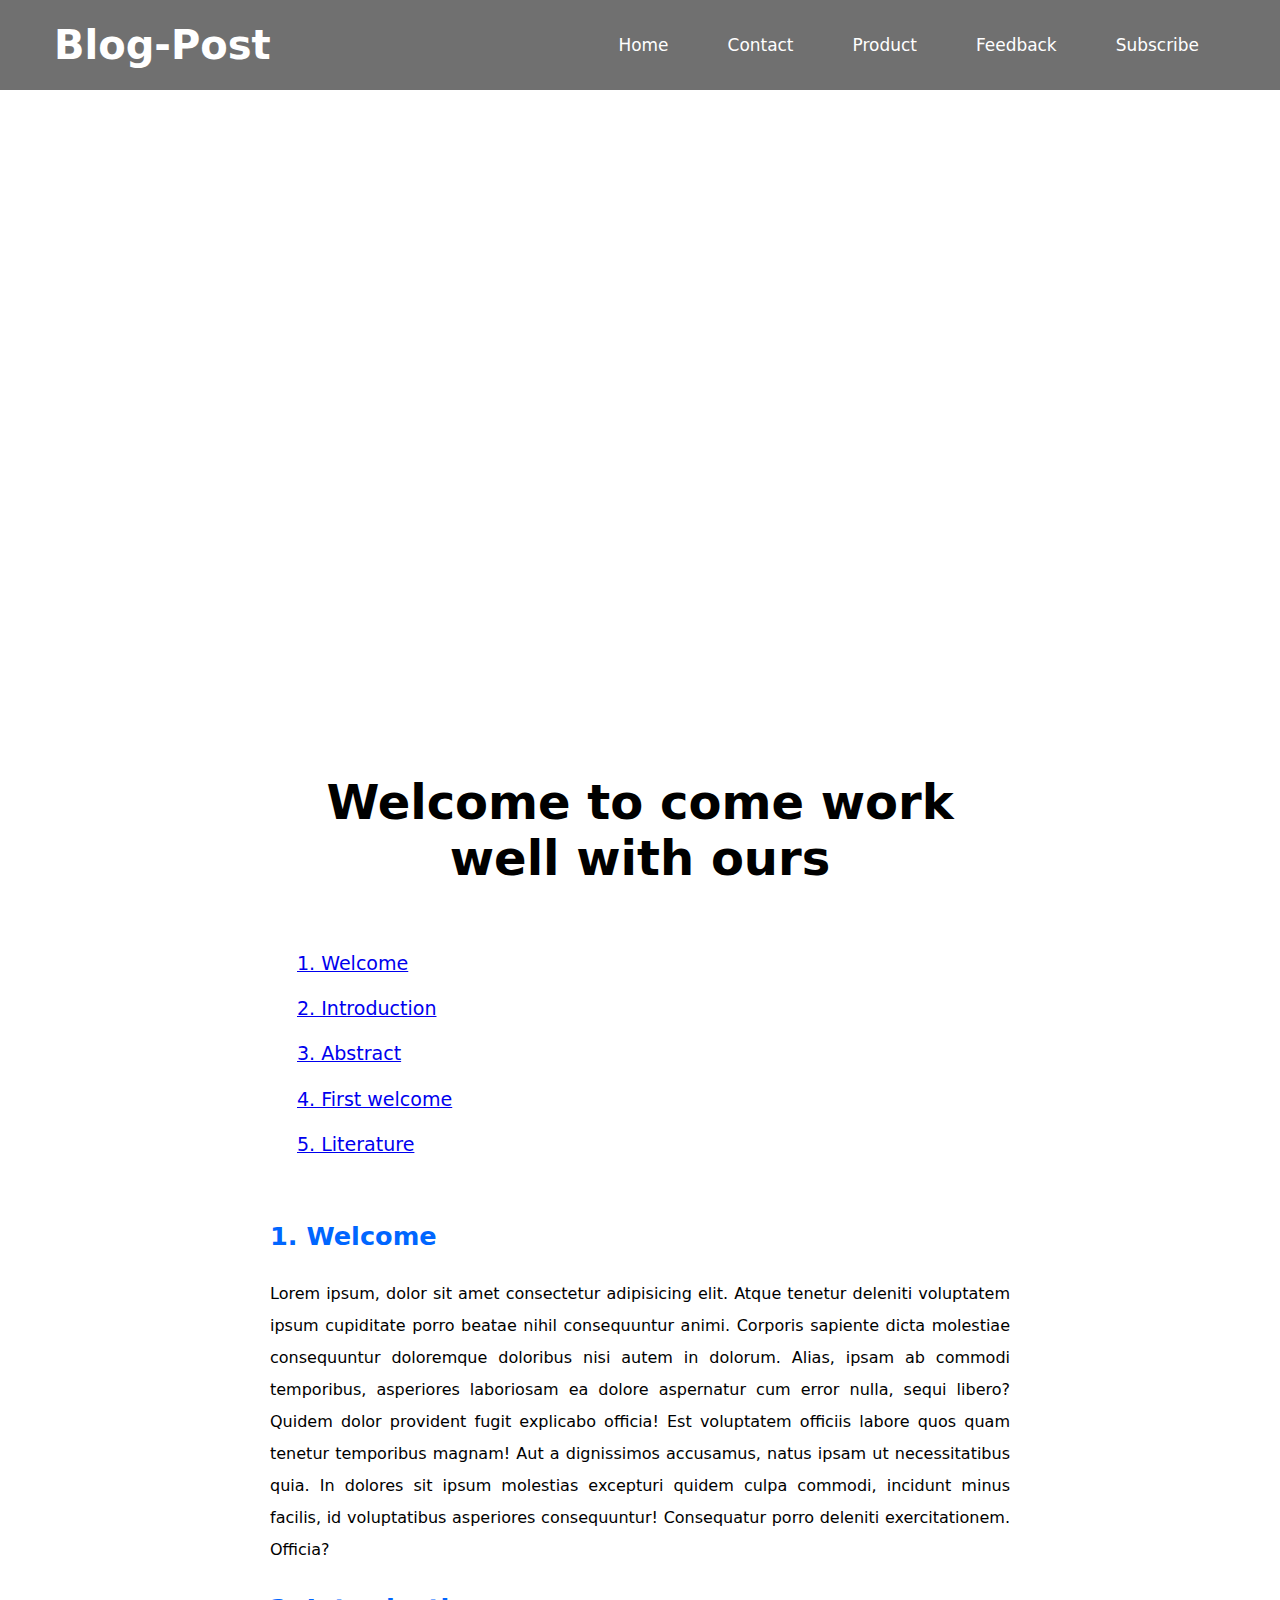
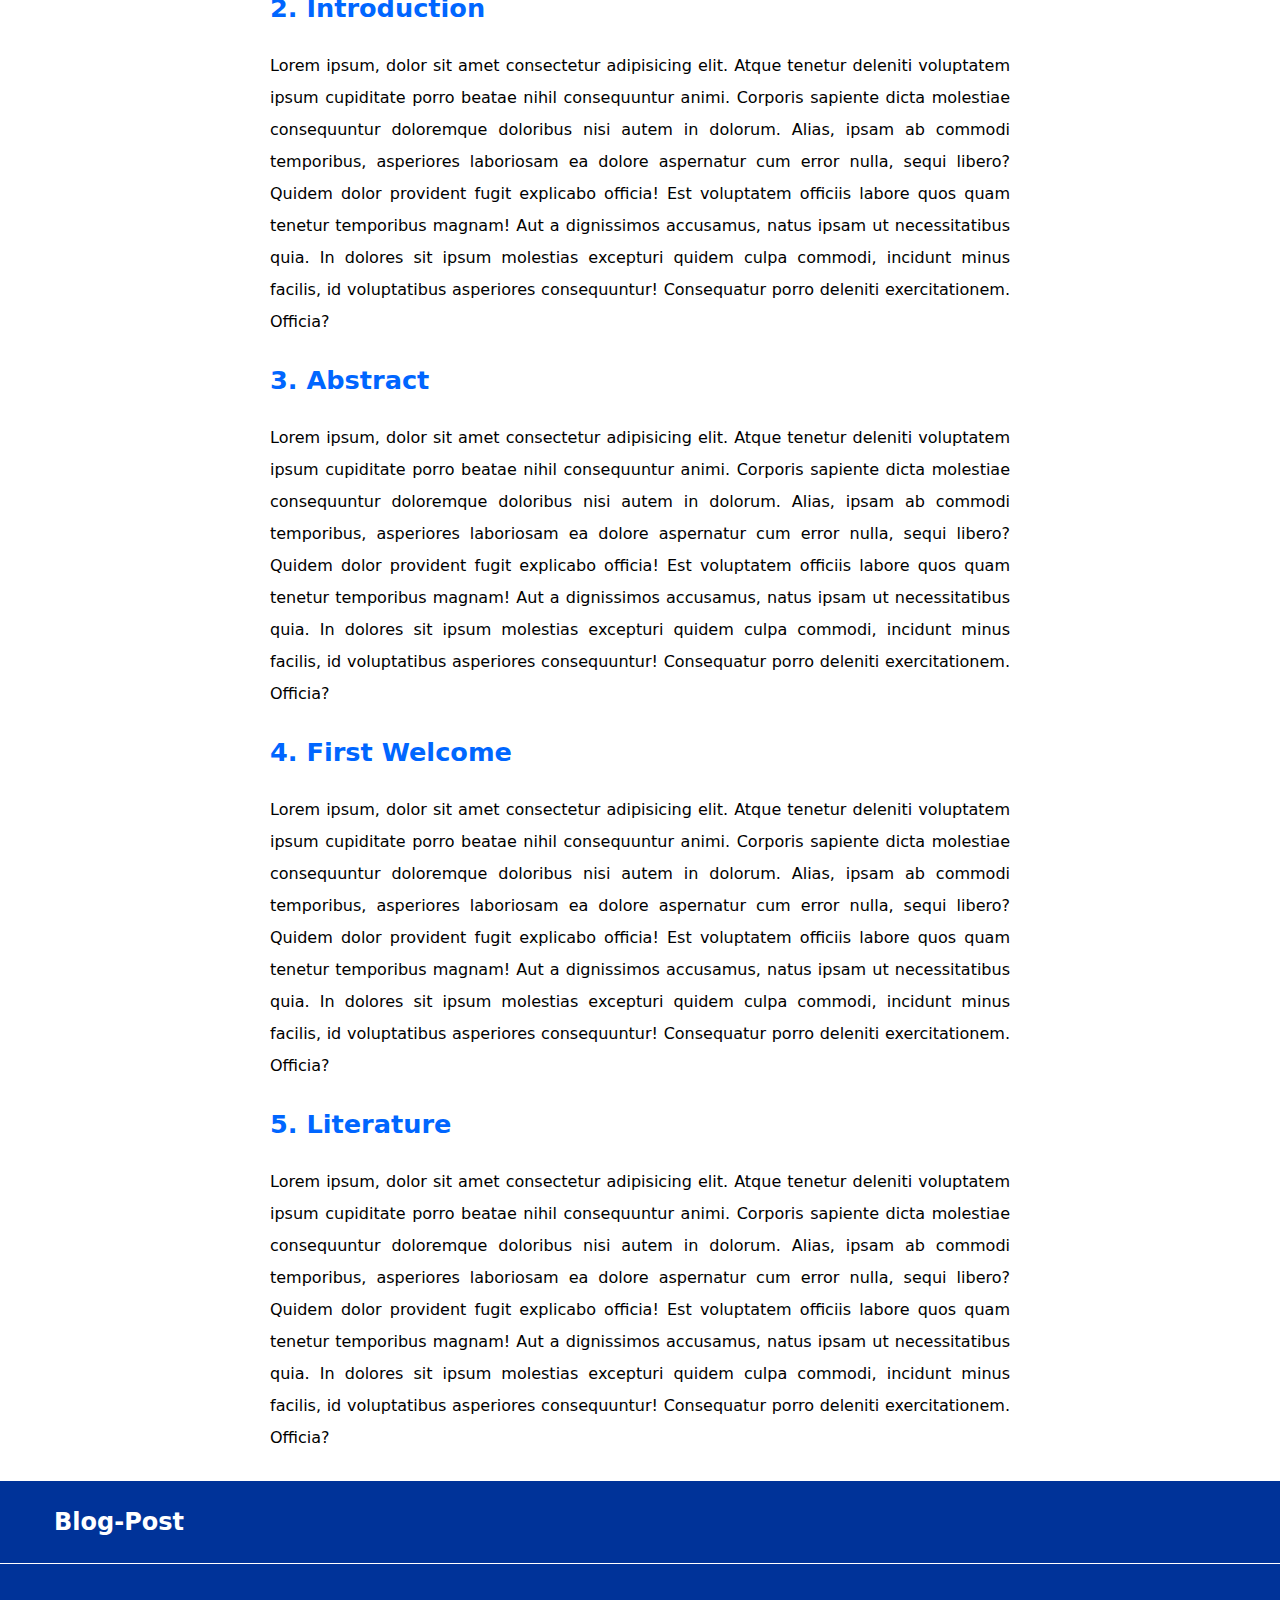
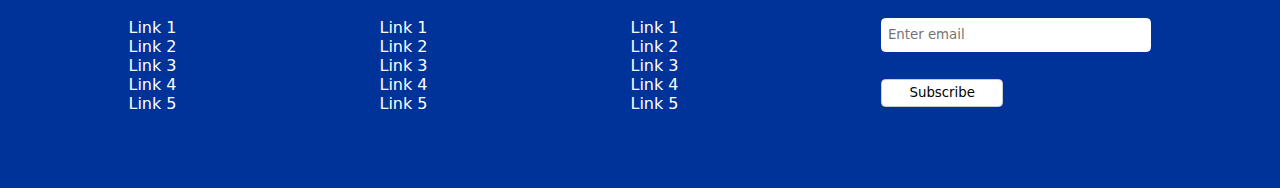
<file: Blog-Post/index.html>
<!DOCTYPE html>
<html lang="en">
  <head>
    <meta charset="UTF-8" />
    <meta http-equiv="X-UA-Compatible" content="IE=edge" />
    <meta name="viewport" content="width=device-width, initial-scale=1.0" />
    <title>Blog-Post</title>
    <link rel="stylesheet" href="./Css/Style.css" />
    <script src="https://code.jquery.com/jquery-3.6.1.js" integrity="sha256-3zlB5s2uwoUzrXK3BT7AX3FyvojsraNFxCc2vC/7pNI=" crossorigin="anonymous"></script>
    <script src="./Js/js.js"></script>
</head>
  <body>
    <div class="wrapper">
      <div class="header">
        <div class="bg-scene"></div>
        <div class="nav-bar">
          <h2 class="blog-post">Blog-Post</h2>
          <div class="menu-bar">
            <p class="toggle">≡</p>
            <div class="menu">
              <a href="" class="menu-item">Home</a>
              <a href="" class="menu-item">Contact</a>
              <a href="" class="menu-item">Product</a>
              <a href="" class="menu-item">Feedback</a>
              <a href="" class="menu-item">Subscribe</a>
            </div>
          </div>
        </div>
      </div>

      <div class="body-content">
        <h1 class="header-cont">Welcome to come work well with ours</h1>
        <div class="tb-cont">
          <a href="#a" class="table-content">1. Welcome</a
          ><a href="#b" class="table-content">2. Introduction</a
          ><a href="#c" class="table-content">3. Abstract</a
          ><a href="#d" class="table-content">4. First welcome</a
          ><a href="#e" class="table-content">5. Literature</a>
        </div>
        <div class="content">
          <h2 class="cont-head">1. Welcome</h2>
          <p class="cont-item" id="a">
            Lorem ipsum, dolor sit amet consectetur adipisicing elit. Atque
            tenetur deleniti voluptatem ipsum cupiditate porro beatae nihil
            consequuntur animi. Corporis sapiente dicta molestiae consequuntur
            doloremque doloribus nisi autem in dolorum. Alias, ipsam ab commodi
            temporibus, asperiores laboriosam ea dolore aspernatur cum error
            nulla, sequi libero? Quidem dolor provident fugit explicabo officia!
            Est voluptatem officiis labore quos quam tenetur temporibus magnam!
            Aut a dignissimos accusamus, natus ipsam ut necessitatibus quia. In
            dolores sit ipsum molestias excepturi quidem culpa commodi, incidunt
            minus facilis, id voluptatibus asperiores consequuntur! Consequatur
            porro deleniti exercitationem. Officia?
          </p>
          <h2 class="cont-head" id="b">2. Introduction</h2>
          <p class="cont-item">
            Lorem ipsum, dolor sit amet consectetur adipisicing elit. Atque
            tenetur deleniti voluptatem ipsum cupiditate porro beatae nihil
            consequuntur animi. Corporis sapiente dicta molestiae consequuntur
            doloremque doloribus nisi autem in dolorum. Alias, ipsam ab commodi
            temporibus, asperiores laboriosam ea dolore aspernatur cum error
            nulla, sequi libero? Quidem dolor provident fugit explicabo officia!
            Est voluptatem officiis labore quos quam tenetur temporibus magnam!
            Aut a dignissimos accusamus, natus ipsam ut necessitatibus quia. In
            dolores sit ipsum molestias excepturi quidem culpa commodi, incidunt
            minus facilis, id voluptatibus asperiores consequuntur! Consequatur
            porro deleniti exercitationem. Officia?
          </p>
          <h2 class="cont-head" id="c">3. Abstract</h2>
          <p class="cont-item">
            Lorem ipsum, dolor sit amet consectetur adipisicing elit. Atque
            tenetur deleniti voluptatem ipsum cupiditate porro beatae nihil
            consequuntur animi. Corporis sapiente dicta molestiae consequuntur
            doloremque doloribus nisi autem in dolorum. Alias, ipsam ab commodi
            temporibus, asperiores laboriosam ea dolore aspernatur cum error
            nulla, sequi libero? Quidem dolor provident fugit explicabo officia!
            Est voluptatem officiis labore quos quam tenetur temporibus magnam!
            Aut a dignissimos accusamus, natus ipsam ut necessitatibus quia. In
            dolores sit ipsum molestias excepturi quidem culpa commodi, incidunt
            minus facilis, id voluptatibus asperiores consequuntur! Consequatur
            porro deleniti exercitationem. Officia?
          </p>
          <h2 class="cont-head" id="d">4. First Welcome</h2>
          <p class="cont-item">
            Lorem ipsum, dolor sit amet consectetur adipisicing elit. Atque
            tenetur deleniti voluptatem ipsum cupiditate porro beatae nihil
            consequuntur animi. Corporis sapiente dicta molestiae consequuntur
            doloremque doloribus nisi autem in dolorum. Alias, ipsam ab commodi
            temporibus, asperiores laboriosam ea dolore aspernatur cum error
            nulla, sequi libero? Quidem dolor provident fugit explicabo officia!
            Est voluptatem officiis labore quos quam tenetur temporibus magnam!
            Aut a dignissimos accusamus, natus ipsam ut necessitatibus quia. In
            dolores sit ipsum molestias excepturi quidem culpa commodi, incidunt
            minus facilis, id voluptatibus asperiores consequuntur! Consequatur
            porro deleniti exercitationem. Officia?
          </p>
          <h2 class="cont-head" id="e">5. Literature</h2>
          <p class="cont-item">
            Lorem ipsum, dolor sit amet consectetur adipisicing elit. Atque
            tenetur deleniti voluptatem ipsum cupiditate porro beatae nihil
            consequuntur animi. Corporis sapiente dicta molestiae consequuntur
            doloremque doloribus nisi autem in dolorum. Alias, ipsam ab commodi
            temporibus, asperiores laboriosam ea dolore aspernatur cum error
            nulla, sequi libero? Quidem dolor provident fugit explicabo officia!
            Est voluptatem officiis labore quos quam tenetur temporibus magnam!
            Aut a dignissimos accusamus, natus ipsam ut necessitatibus quia. In
            dolores sit ipsum molestias excepturi quidem culpa commodi, incidunt
            minus facilis, id voluptatibus asperiores consequuntur! Consequatur
            porro deleniti exercitationem. Officia?
          </p>
        </div>
      </div>

      <div class="footer">
        <h2 class="ft-head">Blog-Post</h2>
        <div class="ft-body">
          <div class="ft-item">
            <a href="" class="ft-link">Link 1</a>
            <a href="" class="ft-link">Link 2</a
            ><a href="" class="ft-link">Link 3</a>
            <a href="" class="ft-link">Link 4</a>
            <a href="" class="ft-link">Link 5</a>
          </div>
          <div class="ft-item">
            <a href="" class="ft-link">Link 1</a>
            <a href="" class="ft-link">Link 2</a
            ><a href="" class="ft-link">Link 3</a>
            <a href="" class="ft-link">Link 4</a>
            <a href="" class="ft-link">Link 5</a>
          </div>
          <div class="ft-item">
            <a href="" class="ft-link">Link 1</a>
            <a href="" class="ft-link">Link 2</a
            ><a href="" class="ft-link">Link 3</a>
            <a href="" class="ft-link">Link 4</a>
            <a href="" class="ft-link">Link 5</a>
          </div>
          <div class="ft-item ft-sub">
            <input
              type="email"
              name=""
              class="input-subscribe"
              id=""
              placeholder="Enter email"
            />
            <input type="submit" value="Subscribe" class="ft-submit" />
          </div>
        </div>
      </div>
    </div>
  </body>
</html>
</file>
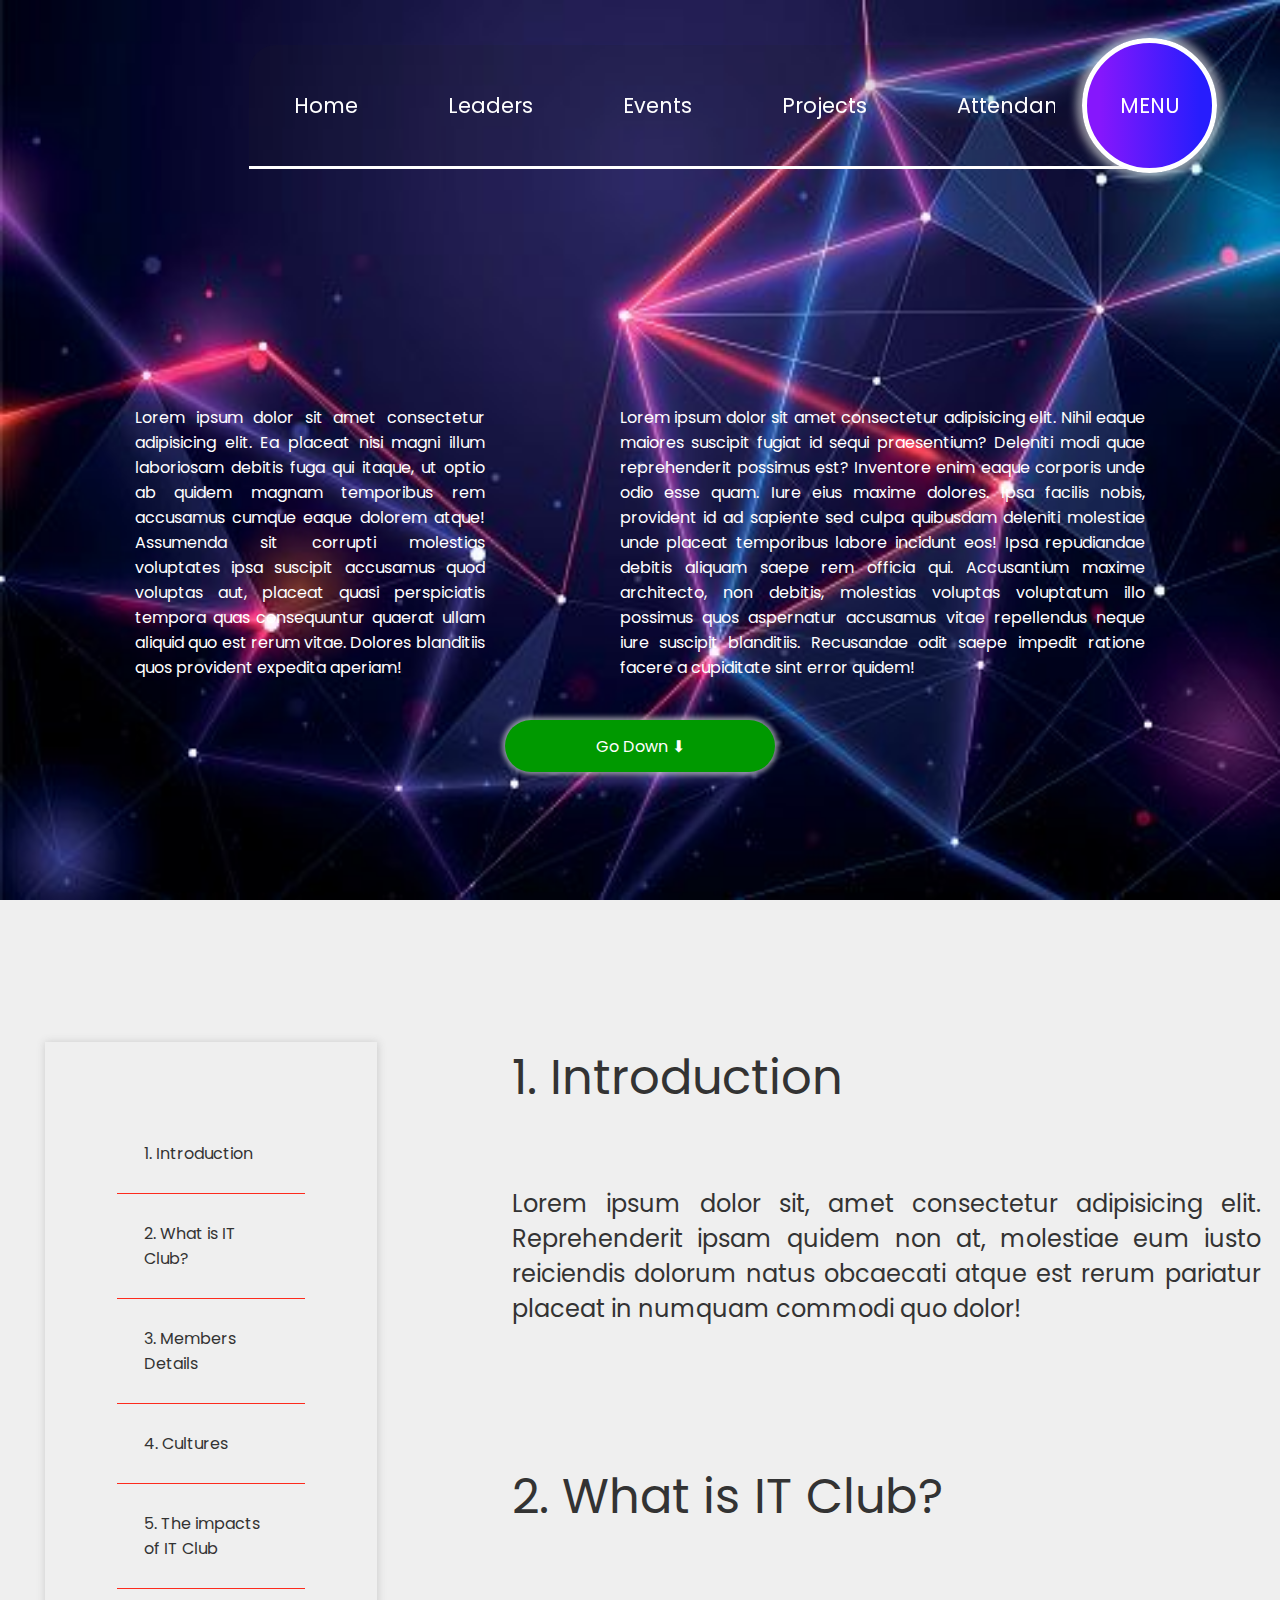
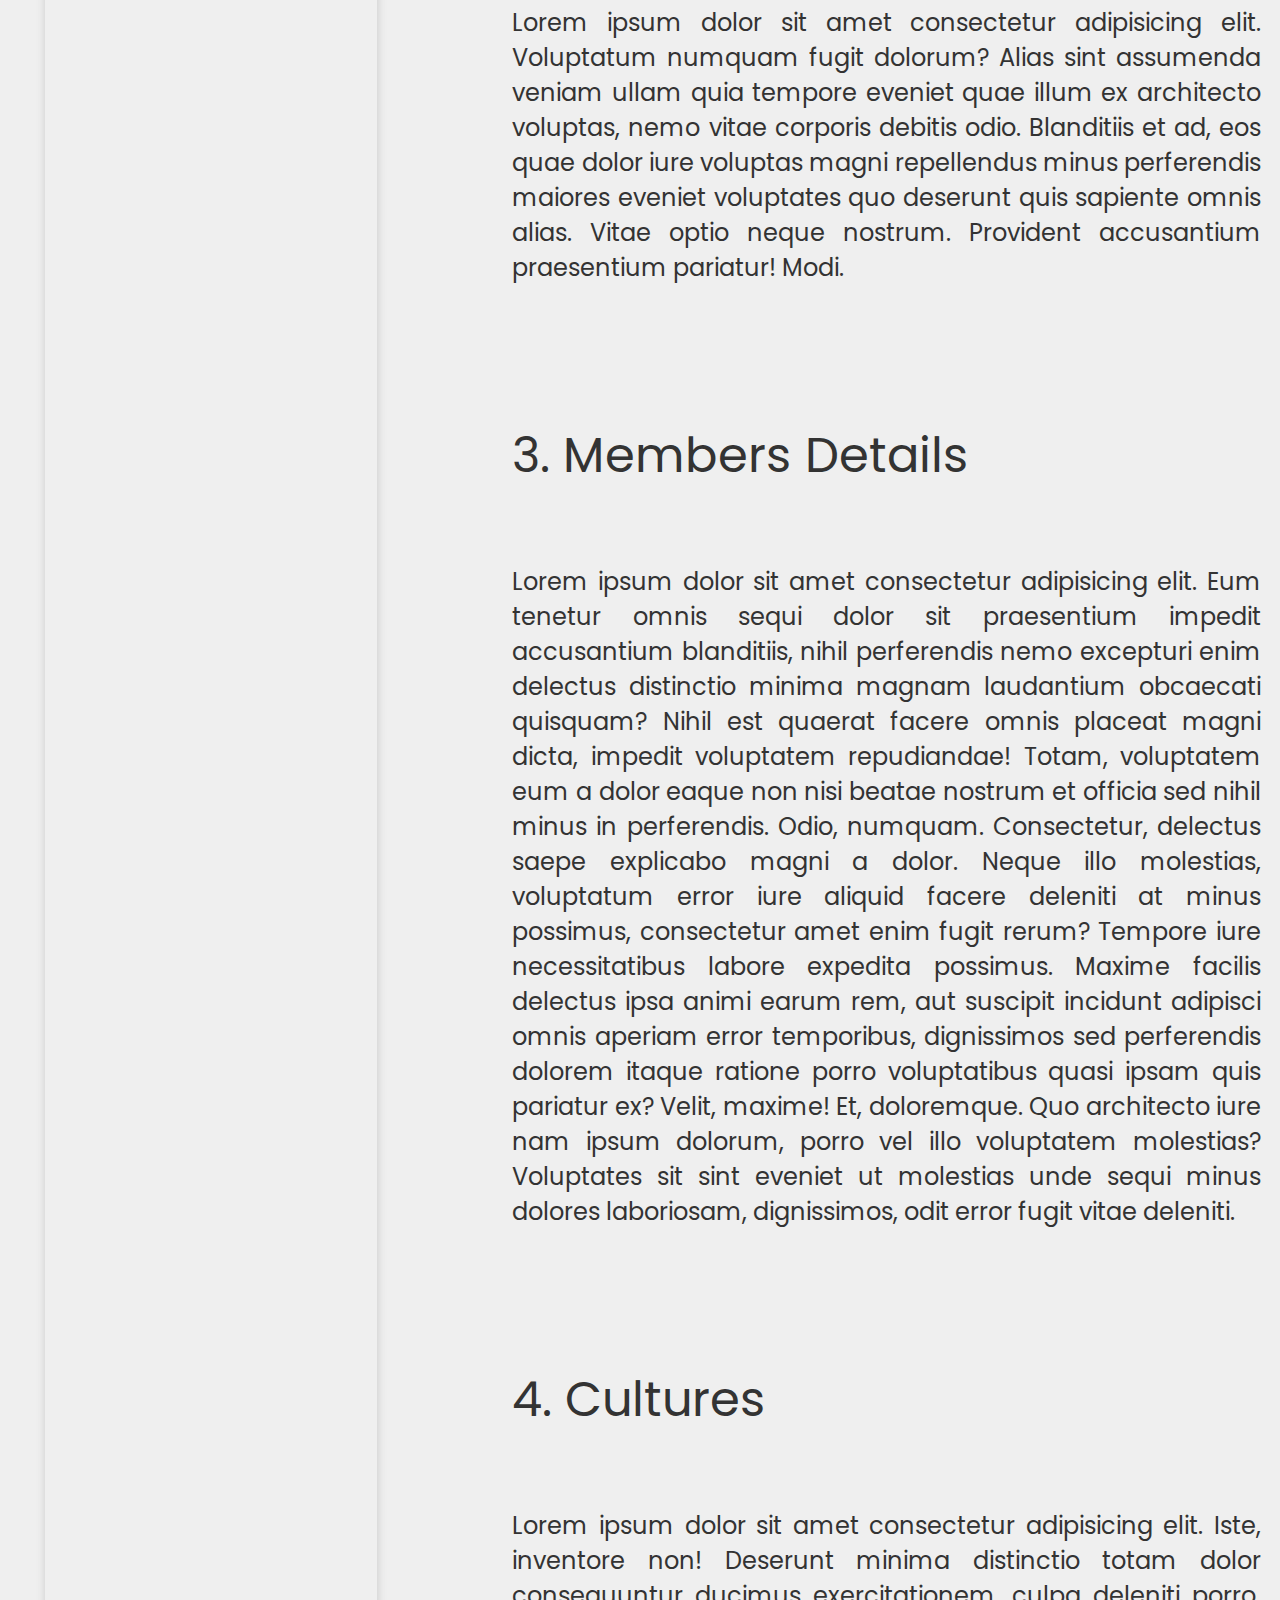
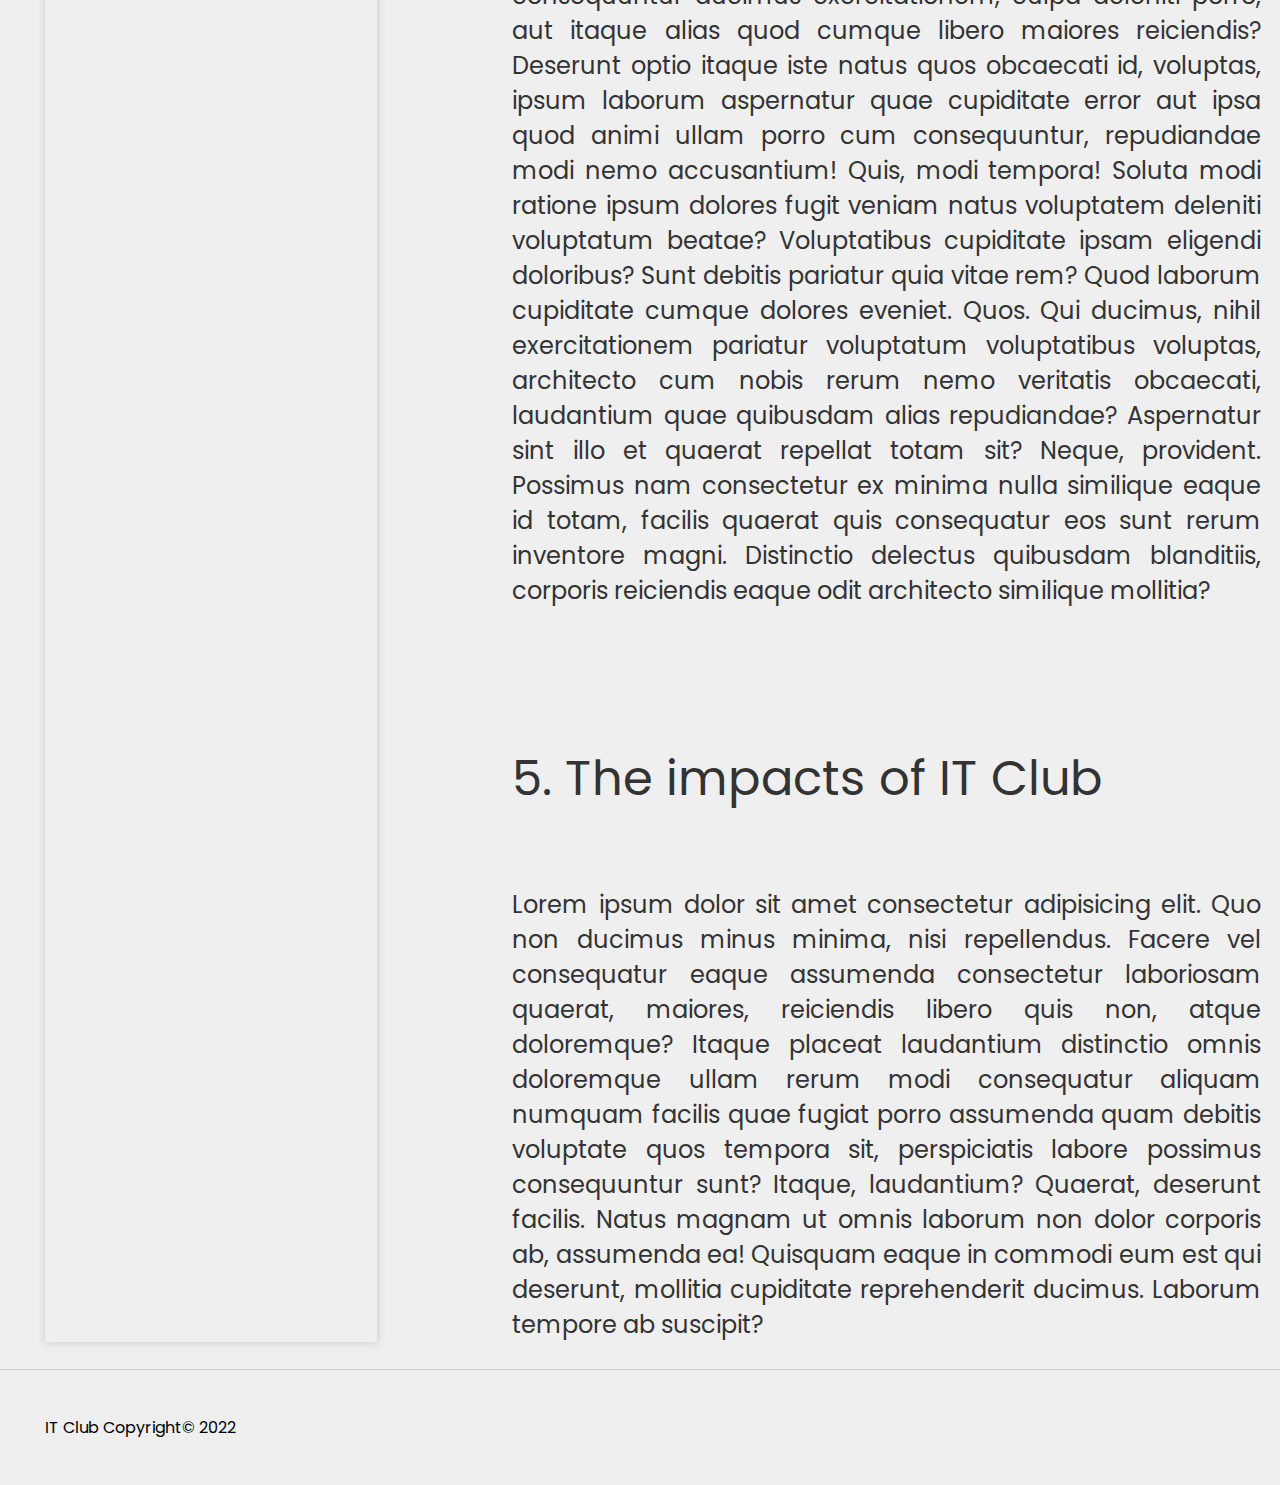
<file: clb_web-design/index.html>
<!DOCTYPE html>
<html lang="en">
  <head>
    <meta charset="UTF-8" />
    <meta http-equiv="X-UA-Compatible" content="IE=edge" />
    <meta
      name="viewport"
      content="width=device-width, initial-scale=1.0"
      ,
      scalable="no"
      ,
      minimum-scale="800"
    />
    <title>Index</title>
    <script
      src="https://code.jquery.com/jquery-3.6.1.js"
      integrity="sha256-3zlB5s2uwoUzrXK3BT7AX3FyvojsraNFxCc2vC/7pNI="
      crossorigin="anonymous"
    ></script>
    <link rel="stylesheet" href="./css/style.css" />
    <link rel="stylesheet" href="./css/homeStyle.css" />
    <script src="./js/js.js"></script>
    
    <!--Swiper css-->
    <link rel="stylesheet" href="./css/swiper-bundle.min.css">

    <!--css-->
    <link rel="stylesheet" href="./css/LeadersStyle.css">
    <link rel="stylesheet" href="./css/Eventstyle.css">
  </head>
  <body>
    <div class="wrapper">
      <div class="block-header">
        <div class="menu">
          <ul class="menu-list">
            <a href="##" class="menu-item i1">
              <li class="menu-item-txt">Home</li>
              <span class="menu-line"></span>
            </a>
            <a href="##" class="menu-item i2">
              <li class="menu-item-txt">Leaders</li>
              <span class="menu-line"></span>
            </a>
            <a href="##" class="menu-item i3">
              <li class="menu-item-txt">Events</li>
              <span class="menu-line"></span>
            </a>
            <a href="##" class="menu-item i4">
              <li class="menu-item-txt">Projects</li>
              <span class="menu-line"></span>
            </a>
            <a href="https://itclubofgwu.site/" class="menu-item i5">
              <li class="menu-item-txt">Attendance</li>
              <span class="menu-line"></span>
            </a>
          </ul>
          <div class="menu-box-scroll"><p class="txt-menu">MENU</p></div>
        </div>
        <div class="scrollTop">🔼</div>
        <div class="image-show-out">
          <img class="show-img" src="./img/back-gr.jpg" alt="" srcset="" />
        </div>
        <div class="intro">
          <div class="intro-pharse">
            <p class="intro-1">
              Lorem ipsum dolor sit amet consectetur adipisicing elit. Ea
              placeat nisi magni illum laboriosam debitis fuga qui itaque, ut
              optio ab quidem magnam temporibus rem accusamus cumque eaque
              dolorem atque! Assumenda sit corrupti molestias voluptates ipsa
              suscipit accusamus quod voluptas aut, placeat quasi perspiciatis
              tempora quas consequuntur quaerat ullam aliquid quo est rerum
              vitae. Dolores blanditiis quos provident expedita aperiam!
            </p>
            <p class="intro-2">
              Lorem ipsum dolor sit amet consectetur adipisicing elit. Nihil
              eaque maiores suscipit fugiat id sequi praesentium? Deleniti modi
              quae reprehenderit possimus est? Inventore enim eaque corporis
              unde odio esse quam. Iure eius maxime dolores. Ipsa facilis nobis,
              provident id ad sapiente sed culpa quibusdam deleniti molestiae
              unde placeat temporibus labore incidunt eos! Ipsa repudiandae
              debitis aliquam saepe rem officia qui. Accusantium maxime
              architecto, non debitis, molestias voluptas voluptatum illo
              possimus quos aspernatur accusamus vitae repellendus neque iure
              suscipit blanditiis. Recusandae odit saepe impedit ratione facere
              a cupiditate sint error quidem!
            </p>
          </div>
          <a class="getstart-btn">Go Down ⬇</a>
        </div>
      </div>

      <!-- Home site -->
      <div class="home" style="display:flex;">
        <div class="col-1">
          <p class="info-tb-content">
            <a href="#content-1" style="text-decoration: none; color: #333"
              >1. Introduction</a
            >
          </p>
          <p class="info-tb-content">
            <a href="#content-2" style="text-decoration: none; color: #333"
              >2. What is IT Club?</a
            >
          </p>
          <p class="info-tb-content">
            <a href="#content-3" style="text-decoration: none; color: #333"
              >3. Members Details</a
            >
          </p>
          <p class="info-tb-content">
            <a href="#content-4" style="text-decoration: none; color: #333"
              >4. Cultures</a
            >
          </p>
          <p class="info-tb-content">
            <a href="#content-5" style="text-decoration: none; color: #333"
              >5. The impacts of IT Club</a
            >
          </p>
        </div>
        <div class="col-2">
          <div class="infor-session">
            <p id="content-1" class="info-content-title">1. Introduction</p>
            <p class="info-content">
              Lorem ipsum dolor sit, amet consectetur adipisicing elit.
              Reprehenderit ipsam quidem non at, molestiae eum iusto reiciendis
              dolorum natus obcaecati atque est rerum pariatur placeat in
              numquam commodi quo dolor!
            </p>
          </div>
          <div class="infor-session">
            <p id="content-2" class="info-content-title">2. What is IT Club?</p>
            <p class="info-content">
              Lorem ipsum dolor sit amet consectetur adipisicing elit.
              Voluptatum numquam fugit dolorum? Alias sint assumenda veniam
              ullam quia tempore eveniet quae illum ex architecto voluptas, nemo
              vitae corporis debitis odio. Blanditiis et ad, eos quae dolor iure
              voluptas magni repellendus minus perferendis maiores eveniet
              voluptates quo deserunt quis sapiente omnis alias. Vitae optio
              neque nostrum. Provident accusantium praesentium pariatur! Modi.
            </p>
          </div>
          <div class="infor-session">
            <p id="content-3" class="info-content-title">3. Members Details</p>
            <p class="info-content">
              Lorem ipsum dolor sit amet consectetur adipisicing elit. Eum
              tenetur omnis sequi dolor sit praesentium impedit accusantium
              blanditiis, nihil perferendis nemo excepturi enim delectus
              distinctio minima magnam laudantium obcaecati quisquam? Nihil est
              quaerat facere omnis placeat magni dicta, impedit voluptatem
              repudiandae! Totam, voluptatem eum a dolor eaque non nisi beatae
              nostrum et officia sed nihil minus in perferendis. Odio, numquam.
              Consectetur, delectus saepe explicabo magni a dolor. Neque illo
              molestias, voluptatum error iure aliquid facere deleniti at minus
              possimus, consectetur amet enim fugit rerum? Tempore iure
              necessitatibus labore expedita possimus. Maxime facilis delectus
              ipsa animi earum rem, aut suscipit incidunt adipisci omnis aperiam
              error temporibus, dignissimos sed perferendis dolorem itaque
              ratione porro voluptatibus quasi ipsam quis pariatur ex? Velit,
              maxime! Et, doloremque. Quo architecto iure nam ipsum dolorum,
              porro vel illo voluptatem molestias? Voluptates sit sint eveniet
              ut molestias unde sequi minus dolores laboriosam, dignissimos,
              odit error fugit vitae deleniti.
            </p>
          </div>
          <div class="infor-session">
            <p id="content-4" class="info-content-title">4. Cultures</p>
            <p class="info-content">
              Lorem ipsum dolor sit amet consectetur adipisicing elit. Iste,
              inventore non! Deserunt minima distinctio totam dolor consequuntur
              ducimus exercitationem, culpa deleniti porro, aut itaque alias
              quod cumque libero maiores reiciendis? Deserunt optio itaque iste
              natus quos obcaecati id, voluptas, ipsum laborum aspernatur quae
              cupiditate error aut ipsa quod animi ullam porro cum consequuntur,
              repudiandae modi nemo accusantium! Quis, modi tempora! Soluta modi
              ratione ipsum dolores fugit veniam natus voluptatem deleniti
              voluptatum beatae? Voluptatibus cupiditate ipsam eligendi
              doloribus? Sunt debitis pariatur quia vitae rem? Quod laborum
              cupiditate cumque dolores eveniet. Quos. Qui ducimus, nihil
              exercitationem pariatur voluptatum voluptatibus voluptas,
              architecto cum nobis rerum nemo veritatis obcaecati, laudantium
              quae quibusdam alias repudiandae? Aspernatur sint illo et quaerat
              repellat totam sit? Neque, provident. Possimus nam consectetur ex
              minima nulla similique eaque id totam, facilis quaerat quis
              consequatur eos sunt rerum inventore magni. Distinctio delectus
              quibusdam blanditiis, corporis reiciendis eaque odit architecto
              similique mollitia?
            </p>
          </div>
          <div class="infor-session">
            <p id="content-5" class="info-content-title">
              5. The impacts of IT Club
            </p>
            <p class="info-content">
              Lorem ipsum dolor sit amet consectetur adipisicing elit. Quo non
              ducimus minus minima, nisi repellendus. Facere vel consequatur
              eaque assumenda consectetur laboriosam quaerat, maiores,
              reiciendis libero quis non, atque doloremque? Itaque placeat
              laudantium distinctio omnis doloremque ullam rerum modi
              consequatur aliquam numquam facilis quae fugiat porro assumenda
              quam debitis voluptate quos tempora sit, perspiciatis labore
              possimus consequuntur sunt? Itaque, laudantium? Quaerat, deserunt
              facilis. Natus magnam ut omnis laborum non dolor corporis ab,
              assumenda ea! Quisquam eaque in commodi eum est qui deserunt,
              mollitia cupiditate reprehenderit ducimus. Laborum tempore ab
              suscipit?
            </p>
          </div>
        </div>
      </div>
      <!-- Leader site -->
      <div class="leader" style="display:none;">
        <div class=" slide-container swiper">  
          <div class="slide-content">
              <div class="card-wrapper swiper-wrapper">
                  <!--1-->
                  <div class="card swiper-slide" >
                      <div class="image-content">
                          <span class="overlay"></span>
  
                          <div class="card-image">
                              <img src="./img/1.jpg" alt="" class="card-img">
                          </card-image></div>
                      </div>
  
                      <div class="card-content">
                          <h2 class="name"> <strong>NGUYEN TRUONG THANH</strong>  <br>Event Department</h2>
                          
                          <p class="description">I’m selfish, impatient and a little insecure. I make mistakes, I am out of control and at times hard to handle. But if you can’t handle me at my worst, then you sure as hell don’t deserve me at my best.</p>
                      
                          <button class="button">View More</button>
                      </div>
                  </div>
                  <!--2-->
                  <div class="card swiper-slide" >
                      <div class="image-content">
                          <span class="overlay"></span>
  
                          <div class="card-image">
                              <img src="./img/2.jpg" alt="" class="card-img">
                          </card-image></div>
                      </div>
  
                      <div class="card-content">
                          <h2 class="name"><strong>LE NGUYEN KIM YEN</strong>  <BR> HR Department</h2>
                          <p class="description">I’m selfish, impatient and a little insecure. I make mistakes, I am out of control and at times hard to handle. But if you can’t handle me at my worst, then you sure as hell don’t deserve me at my best.</p>
                      
                          <button class="button">View More</button>
                      </div>
                  </div>
  
                  <!--3-->
                  <div class="card swiper-slide" >
                      <div class="image-content">
                          <span class="overlay"></span>
  
                          <div class="card-image">
                              <img src="./img/3.jpg" alt="" class="card-img">
                          </card-image></div>
                      </div>
  
                      <div class="card-content">
                          <h2 class="name"><strong>NGUYEN THI HIEN </strong> <BR> Design Department</h2>
                          <p class="description">You’ve gotta dance like there’s nobody watching, love like you’ll never be hurt, sing like there’s nobody listening, and live like it’s heaven on earth.</p>
                      
                          <button class="button">View More</button>
                      </div>
                  </div>
                  <!--4-->
                  <div class="card swiper-slide" >
                      <div class="image-content">
                          <span class="overlay"></span>
  
                          <div class="card-image">
                              <img src="./img/4.jpg" alt="" class="card-img">
                          </card-image></div>
                      </div>
  
                      <div class="card-content">
                          <h2 class="name"><strong>NGUYEN HOANG KHANG</strong><BR>Design Department</h2>
                          <p class="description">Never be bullied into silence. Never allow yourself to be made a victim. Accept no one’s definition of your life; define yourself. </p>
                      
                          <button class="button">View More</button>
                      </div>
                  </div>
  
                  <!--5-->
                  <div class="card swiper-slide" >
                      <div class="image-content">
                          <span class="overlay"></span>
  
                          <div class="card-image">
                              <img src="./img/5.jpg" alt="" class="card-img">
                          </card-image></div>
                      </div>
  
                      <div class="card-content">
                          <h2 class="name"><strong>NGUYEN HOAI KIM NGAN</strong><BR>Photographer</h2>
                          <p class="description"> You can’t go around building a better world for people. Only people can build a better world for people. Otherwise it’s just a cage.</p>
                      
                          <button class="button">View More</button>
                      </div>
                  </div>
                  <!--6-->
                  <div class="card swiper-slide" >
                      <div class="image-content">
                          <span class="overlay"></span>
  
                          <div class="card-image">
                              <img src="./img/6.jpg" alt="" class="card-img">
                          </card-image></div>
                      </div>
  
                      <div class="card-content">
                          <h2 class="name"><STRong>LE QUOC ANH</STRong> <BR> Maketing Department</h2>
                          <p class="description">Time means a lot to me because, you see, I, too, am also a learner and am often lost in the joy of forever developing and simplifying. If you love life, don’t waste time, for time is what life is made up of.</p>
                      
                          <button class="button">View More</button>
                      </div>
                  </div>
                  <!--7-->
                  <div class="card swiper-slide" >
                      <div class="image-content">
                          <span class="overlay"></span>
  
                          <div class="card-image">
                              <img src="./img/7.jpg" alt="" class="card-img">
                          </card-image></div>
                      </div>
  
                      <div class="card-content">
                          <h2 class="name"><strong>NGUYEN MINH KHANG</strong><BR>Relationship Department</h2>
                          <p class="description">Your time is limited, so don’t waste it living someone else’s life. Don’t be trapped by dogma, which is living with the results of other people’s thinking. Don’t let the noise of others’ opinions drown out your own inner voice. And most important, have the courage to follow your heart and intuition. </p>
                      
                          <button class="button">View More</button>
                      </div>
                  </div>
                  <!--8-->
                  <div class="card swiper-slide" >
                      <div class="image-content">
                          <span class="overlay"></span>
  
                          <div class="card-image">
                              <img src="./img/8.jpg" alt="" class="card-img">
                          </card-image></div>
                      </div>
  
                      <div class="card-content">
                          <h2 class="name"><strong>THACH NGOC TRUNG</strong><BR> Chapter Lead</h2>
                          <p class="description">3 most difficult things to do in the world: You can’t count your hair. You can’t wash your eyes with soap. You can’t breathe when your tongue is out. Now please put your tongue back inside.</p>
                      
                          <button class="button">View More</button>
                      </div>
                  </div>
                  <!--9-->
                  <div class="card swiper-slide" >
                      <div class="image-content">
                          <span class="overlay"></span>
  
                          <div class="card-image">
                              <img src="./img/9.jpg" alt="" class="card-img">
                          </card-image></div>
                      </div>
  
                      <div class="card-content">
                          <h2 class="name"><strong>NGUYEN QUOC THONG</strong><BR>Sub-Lead</h2>
                          <p class="description">Before you criticize someone, you should walk a mile in their shoes. That way when you criticize them, you are a mile away from them and you have their shoes</p>
                      
                          <button class="button">View More</button>
                      </div>
                  </div>
                  <!--10-->
                  <div class="card swiper-slide" >
                      <div class="image-content">
                          <span class="overlay"></span>
  
                          <div class="card-image">
                              <img src="./img/10.jpg" alt="" class="card-img">
                          </card-image></div>
                      </div>
  
                      <div class="card-content">
                          <h2 class="name"><strong>TRAN PHUOC HAO</strong><BR> Web Department</h2>
                          <p class="description">When one door closes, another opens. But we often look so long and so regretfully upon the closed door that we do not see the one that has opened for us.</p>
                      
                          <button class="button">View More</button>
                      </div>
                  </div>
                  <div class="card swiper-slide" >
                      <div class="image-content">
                          <span class="overlay"></span>
  
                          <div class="card-image">
                              <img src="./img/11.jpg" alt="" class="card-img">
                          </card-image></div>
                      </div>
  
                      <div class="card-content">
                          <h2 class="name"><strong>NGUYEN NGOC NHAN </strong><BR>Mobie Department</h2>
                          <p class="description">Before you criticize someone, you should walk a mile in their shoes. That way when you criticize them, you are a mile away from them and you have their shoes</p>
                      
                          <button class="button">View More</button>
                      </div>
                  </div>
              </div>
          </div>
  
          <div class="swiper-button-next swiper-navBtn"></div>
          <div class="swiper-button-prev swiper-navBtn"></div>
          <div class="swiper-pagination"></div>
      </div>
      </div>
      <!-- Event site -->
      <div class="event" style="display:none;">
        <section id="blog">
          <div class="blog-heading">
              <h3>Upcoming Events</h3>
          </div>
          <div class="blog-container">
              <!--box1-->
              <div class="blog-box">
                  <!--img--->
                  <div class="blog-img"><img src="./img2/4.jpg" alt="Blog"></div>
                  <!--text-->
                  <div class="blog-text">
                      <span>Article</span>
                      <a href="#" class="blog-title">HOT EVENTS</a>
                      <p>Exciting events are about to take place soon. Let's welcome it together</p>
                      <a href="#">Read more</a>
                  </div>
              </div>
              <!--box2-->
              <div class="blog-box">
                  <!--img--->
                  <div class="blog-img"><img src="./img2/4.jpg" alt="Blog"></div>
                  <!--text-->
                  <div class="blog-text">
                      <span>Article</span>
                      <a href="#" class="blog-title">HOT EVENTS</a>
                      <p>Exciting events are about to take place soon. Let's welcome it together</p>
                      <a href="#">Read more</a>
                  </div>
              </div>
              <!--box3-->
              <div class="blog-box">
                  <!--img--->
                  <div class="blog-img"><img src="./img2/4.jpg" alt="Blog"></div>
                  <!--text-->
                  <div class="blog-text">
                      <span>Article</span>
                      <a href="#" class="blog-title">HOT EVENTS</a>
                      <p>Exciting events are about to take place soon. Let's welcome it together</p>
                      <a href="#">Read more</a>
                  </div>
              </div>
          </div>
          <div class="blog-heading">
              <h3>Event Done</h3>
          </div>
          <div class="blog-container">
              <!--box1-->
              <div class="blog-box">
                  <!--img--->
                  <div class="blog-img"><img src="./img2/2.png" alt="Blog"></div>
                  <!--text-->
                  <div class="blog-text">
                      <span>Article</span>
                      <a href="#event1.php" class="blog-title">Workshop: LEVEL UP YOUR CAREER</a>
                      <p>We all had an amazing workshop. Besides, we showed the solidarity of our club and the enthusiastic dynamism at IUH University created laughter and
                           received love from all of you. Thank you everyone and see you in Can Tho.</p>
                      <a href="#event1.php">Read more</a>
                  </div>
              </div>
              <!--box2-->
              <div class="blog-box">
                  <!--img--->
                  <div class="blog-img"><img src="./img2/1.png" alt="Blog"></div>
                  <!--text-->
                  <div class="blog-text">
                      <span>Article</span>
                      <a href="#" class="blog-title">Workshop: LEVEL UP YOUR CAREER</a>
                      <p>We all had an amazing workshop. Besides, we showed the solidarity of our club and the enthusiastic dynamism at IUH University created laughter and
                           received love from all of you. Thank you everyone and see you in Can Tho.</p>
                      <a href="#">Read more</a>
                  </div>
              </div>
              <!--box3-->
              <div class="blog-box">
                  <!--img--->
                  <div class="blog-img"><img src="./img2/7.jpg" alt="Blog"></div>
                  <!--text-->
                  <div class="blog-text">
                      <span>Article</span>
                      <a href="#event1.php" class="blog-title">Workshop: LEVEL UP YOUR CAREER</a>
                      <p>We all had an amazing workshop. Besides, we showed the solidarity of our club and the enthusiastic dynamism at IUH University created laughter
                           and received love from all of you. Thank you everyone and see you in Can Tho.</p>
                      <a href="#event1.php">Read more</a>
                  </div>
              </div>
          </div>
      </section>
      </div>
      <!-- Project site -->
      <div class="project" style="display:none;"></div>
      <!-- Attendance site -->
      <div class="attend" style="display:none;"></div>

      <div class="block-footer">
        <p class="footer-copy">IT Club Copyright&copy; 2022</p>
      </div>
    </div>
  </body>
  <!--Swiper JS-->
  <script src="./js/swiper-bundle.min.js"></script>

  <!--Javacrip-->
  <script src="./js/script.js"></script>
</html>
</file>
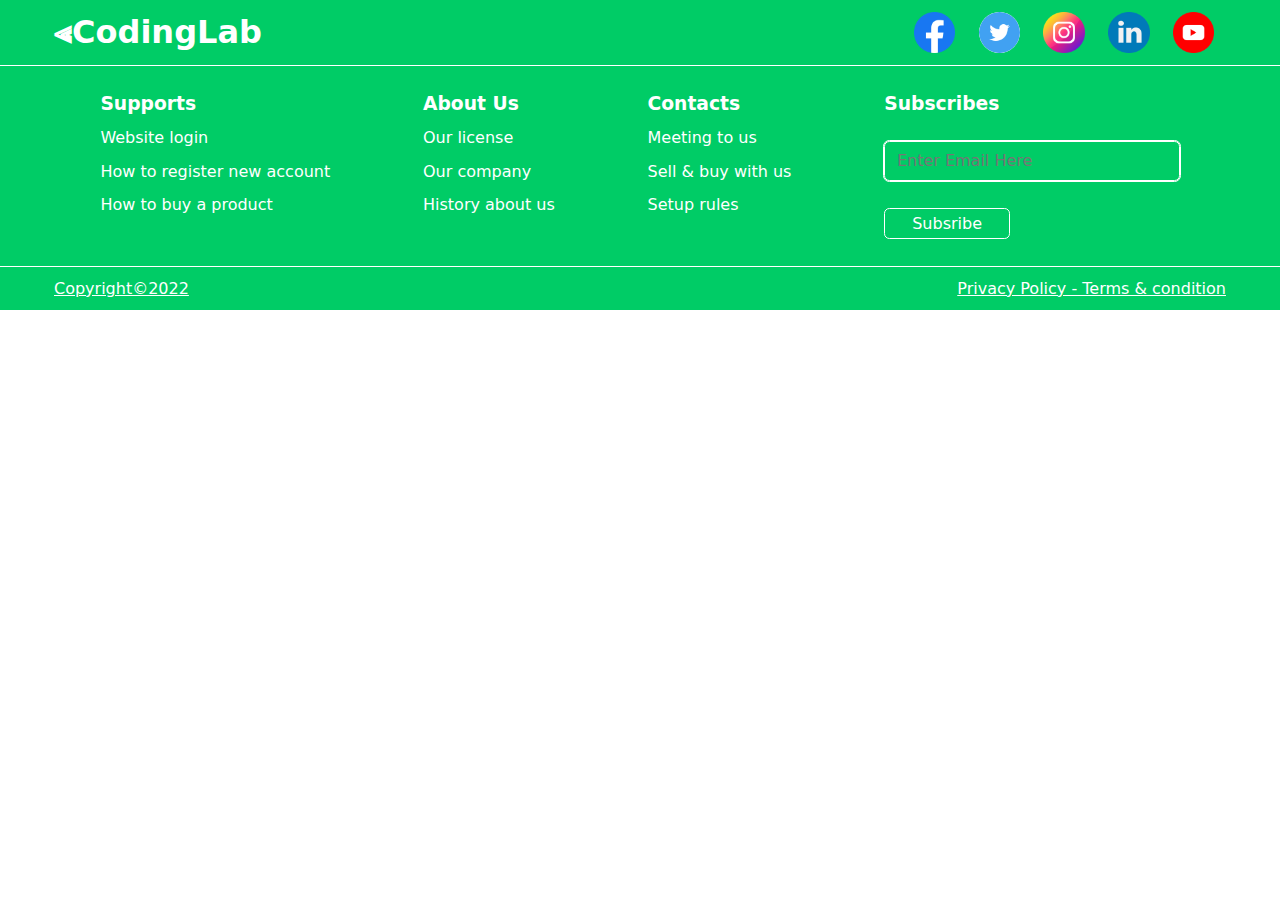
<file: Footer-Sections copy/Index.html>
<!DOCTYPE html>
<html lang="en">
  <head>
    <meta charset="UTF-8" />
    <meta http-equiv="X-UA-Compatible" content="IE=edge" />
    <meta name="viewport" content="width=device-width, initial-scale=1.0" />
    <title>Footer-Sections</title>
    <link rel="stylesheet" href="./Css/Style.css" />
  </head>
  <body>
    <div class="wrapper">
      <div class="footer">
        <div class="ft-header">
          <p class="ft-title">⫷CodingLab</p>
          <div class="ft-link">
            <img
              src="./Image/facebook.png"
              alt="Facebook Image"
              class="ft-link-fb link"
            />
            <img
              src="./Image/twitter.png"
              alt="Twitter Image"
              class="ft-link-tw link"
            />
            <img
              src="./Image/instagram.png"
              alt="Instagram Image"
              class="ft-link-it link"
            />
            <img
              src="./Image/linkedin.png"
              alt="Likedin Image"
              class="ft-link-li link"
            />
            <img
              src="./Image/youtube.png"
              alt="Youtube Image"
              class="ft-link-yt link"
            />
          </div>
        </div>
        <div class="ft-body">
          <div class="ft-bd-support">
            <h3 class="ft-sup-header">Supports</h3>
            <p class="ft-support-item ft-item-spacing">Website login</p>
            <p class="ft-support-item ft-item-spacing">
              How to register new account
            </p>
            <p class="ft-support-item ft-item-spacing">How to buy a product</p>
          </div>
          <div class="ft-bd-about">
            <h3 class="ft-about-header">About Us</h3>
            <p class="ft-about-item ft-item-spacing">Our license</p>
            <p class="ft-about-item ft-item-spacing">Our company</p>
            <p class="ft-about-item ft-item-spacing">History about us</p>
          </div>
          <div class="ft-bd-contact">
            <h3 class="ft-cont-header">Contacts</h3>
            <p class="ft-contact-item ft-item-spacing">Meeting to us</p>
            <p class="ft-contact-item ft-item-spacing">Sell & buy with us</p>
            <p class="ft-contact-item ft-item-spacing">Setup rules</p>
          </div>
          <div class="ft-bd-subscribe">
            <h3 class="ft-subs-header">Subscribes</h3>
            <input
              type="email"
              name=""
              id=""
              class="ft-subs-inputemail"
              placeholder="Enter Email Here"
            />
            <input type="submit" value="Subsribe" class="ft-submit-btn" />
          </div>
        </div>

        <div class="ft-bot">
          <p class="ft-copyright">Copyright&copy;2022</p>
          <p class="ft-license">Privacy Policy - Terms & condition</p>
        </div>
      </div>
    </div>
  </body>
</html>
</file>
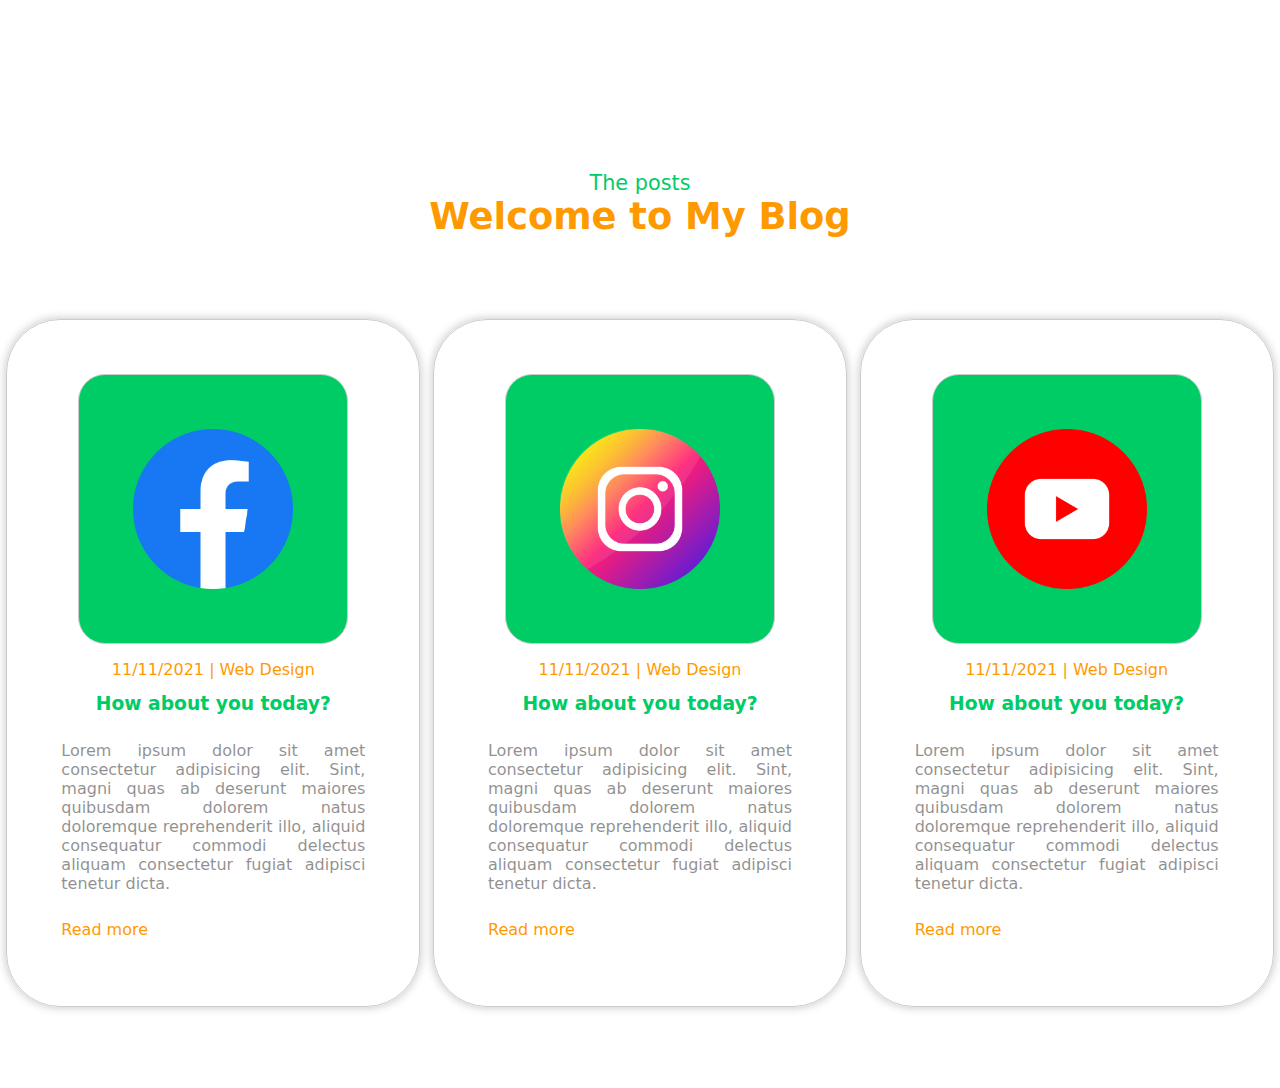
<file: Footer-Sections/Index.html>
<!DOCTYPE html>
<html lang="en">
  <head>
    <meta charset="UTF-8" />
    <meta http-equiv="X-UA-Compatible" content="IE=edge" />
    <meta name="viewport" content="width=device-width, initial-scale=1.0" />
    <title>Footer-Sections 1</title>
    <link rel="stylesheet" href="./Css/Style.css" />
  </head>
  <body>
    <div class="wrapper">
      <div class="top-title">
        <p class="title">The posts</p>
        <h3 class="title-2">Welcome to My Blog</h3>
      </div>
      <div class="body-secs">
        <div class="sec-item">
          <img
            src="./Image/facebook.png"
            alt=""
            srcset=""
            class="sec-item-img"
          />
          <div class="sec-info">
            <p class="sec-datetime">11/11/2021 | Web Design</p>
            <h3 class="sec-title">How about you today?</h3>
            <p class="sec-describe">
              Lorem ipsum dolor sit amet consectetur adipisicing elit. Sint,
              magni quas ab deserunt maiores quibusdam dolorem natus doloremque
              reprehenderit illo, aliquid consequatur commodi delectus aliquam
              consectetur fugiat adipisci tenetur dicta.
            </p>
            <a href="##" class="sec-more"
              >Read more
              <div class="line"></div
            ></a>
          </div>
        </div>

        <div class="sec-item">
          <img
            src="./Image/instagram.png"
            alt=""
            srcset=""
            class="sec-item-img"
          />
          <div class="sec-info">
            <p class="sec-datetime">11/11/2021 | Web Design</p>
            <h3 class="sec-title">How about you today?</h3>
            <p class="sec-describe">
              Lorem ipsum dolor sit amet consectetur adipisicing elit. Sint,
              magni quas ab deserunt maiores quibusdam dolorem natus doloremque
              reprehenderit illo, aliquid consequatur commodi delectus aliquam
              consectetur fugiat adipisci tenetur dicta.
            </p>
            <a href="##" class="sec-more"
              >Read more
              <div class="line"></div>
            </a>
          </div>
        </div>

        <div class="sec-item">
          <img
            src="./Image/youtube.png"
            alt=""
            srcset=""
            class="sec-item-img"
          />
          <div class="sec-info">
            <p class="sec-datetime">11/11/2021 | Web Design</p>
            <h3 class="sec-title">How about you today?</h3>
            <p class="sec-describe">
              Lorem ipsum dolor sit amet consectetur adipisicing elit. Sint,
              magni quas ab deserunt maiores quibusdam dolorem natus doloremque
              reprehenderit illo, aliquid consequatur commodi delectus aliquam
              consectetur fugiat adipisci tenetur dicta.
            </p>
            <a href="##" class="sec-more"
              >Read more
              <div class="line"></div
            ></a>
          </div>
        </div>
      </div>
    </div>
  </body>
</html>
</file>
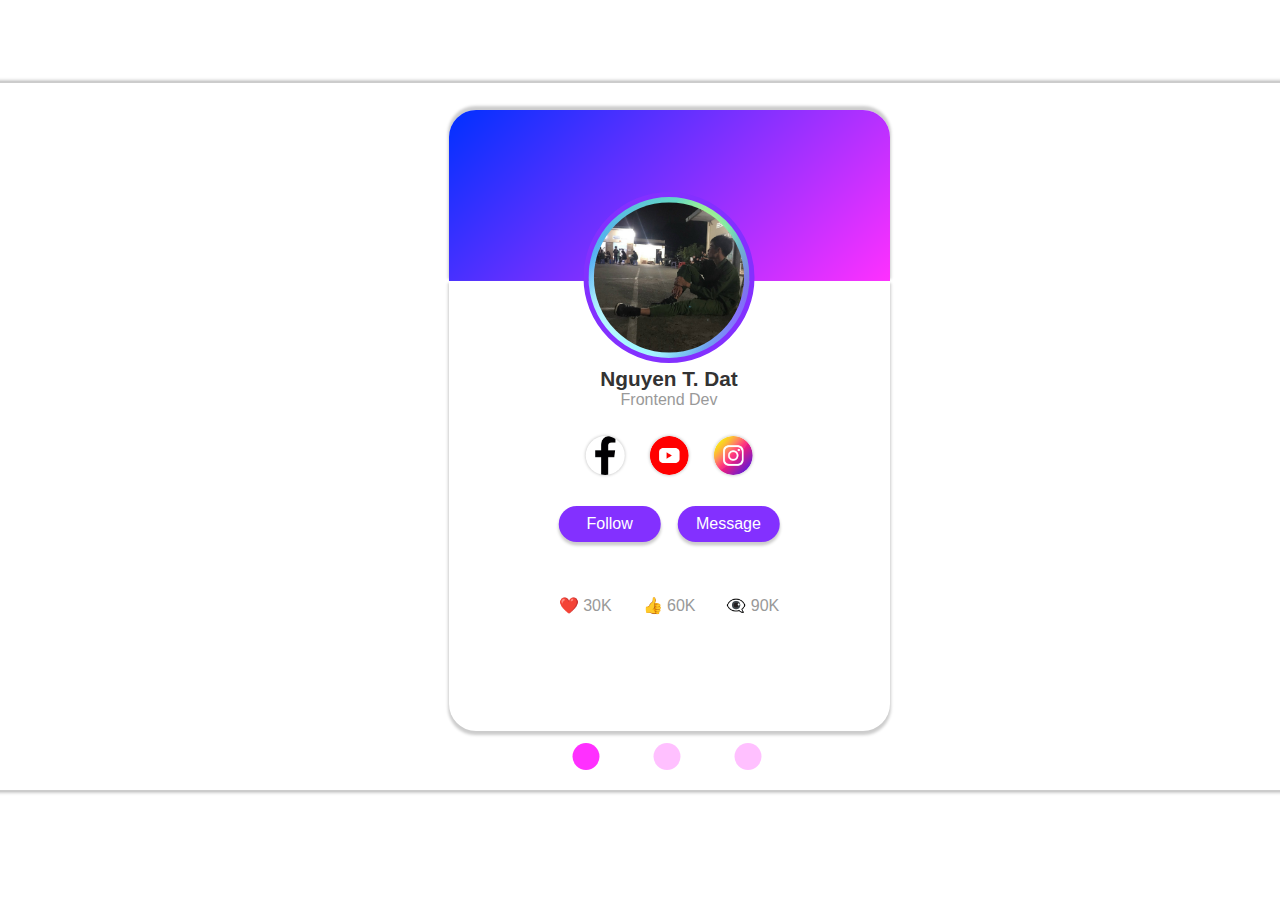
<file: Group-Card-Profile/index.html>
<!DOCTYPE html>
<html lang="en">
  <head>
    <meta charset="UTF-8" />
    <meta http-equiv="X-UA-Compatible" content="IE=edge" />
    <meta name="viewport" content="width=device-width, initial-scale=1.0" />
    <title>Cards SlidesShow</title>
    <script
      src="https://code.jquery.com/jquery-3.6.1.js"
      integrity="sha256-3zlB5s2uwoUzrXK3BT7AX3FyvojsraNFxCc2vC/7pNI="
      crossorigin="anonymous"
    ></script>
    <script src="./js/js.js"></script>
    <link rel="stylesheet" href="./Css/css.css" />
  </head>
  <body>
    <div class="wrapper">
      <div class="slideshow">
        <div class="card-list">
          <!-- card create into list cards-->
          <div class="card-item">
            <div class="plate-up"></div>
            <div class="plate-bot">
              <img
                class="avt"
                src="./img/37d757757cba90e4c9ab.jpg"
                alt=""
                srcset=""
              />
              <div class="profile-info">
                <div class="name">Nguyen T. Dat</div>
                <div class="name-code">Frontend Dev</div>
              </div>
              <div class="info">
                <a href="">
                  <img
                    src="./img/facebook-app-symbol.png"
                    class="info-btn fb"
                    alt=""
                  />
                </a>
                <a href="">
                  <img src="./img/youtube.png" alt="" class="info-btn yt" />
                </a>
                <a href="">
                  <img src="./img/instagram.png" alt="" class="info-btn it" />
                </a>
              </div>
              <div class="btn-contact">
                <div class="follow">Follow</div>
                <div class="mess">Message</div>
              </div>
              <div class="values">
                <div class="fav">❤️ 30K</div>
                <div class="like">👍 60K</div>
                <div class="seen">👁️‍🗨️ 90K</div>
              </div>
            </div>
          </div>

          <div class="card-item">
            <div class="plate-up"></div>
            <div class="plate-bot">
              <img
                class="avt"
                src="./img/DSC Logo_1wOdvEs.png"
                alt=""
                srcset=""
              />
              <div class="profile-info">
                <div class="name">person 2</div>
                <div class="name-code">Frontend Dev</div>
              </div>
              <div class="info">
                <a href="">
                  <img
                    src="./img/facebook-app-symbol.png"
                    class="info-btn fb"
                    alt=""
                  />
                </a>
                <a href="">
                  <img src="./img/youtube.png" alt="" class="info-btn yt" />
                </a>
                <a href="">
                  <img src="./img/instagram.png" alt="" class="info-btn it" />
                </a>
              </div>
              <div class="btn-contact">
                <div class="follow">Follow</div>
                <div class="mess">Message</div>
              </div>
              <div class="values">
                <div class="fav">❤️ 30K</div>
                <div class="like">👍 60K</div>
                <div class="seen">👁️‍🗨️ 90K</div>
              </div>
            </div>
          </div>

          <div class="card-item">
            <div class="plate-up"></div>
            <div class="plate-bot">
              <img
                class="avt"
                src="./img/DSC Logo_1wOdvEs.png"
                alt=""
                srcset=""
              />
              <div class="profile-info">
                <div class="name">person 3</div>
                <div class="name-code">Frontend Dev</div>
              </div>
              <div class="info">
                <a href="">
                  <img
                    src="./img/facebook-app-symbol.png"
                    class="info-btn fb"
                    alt=""
                  />
                </a>
                <a href="">
                  <img src="./img/youtube.png" alt="" class="info-btn yt" />
                </a>
                <a href="">
                  <img src="./img/instagram.png" alt="" class="info-btn it" />
                </a>
              </div>
              <div class="btn-contact">
                <div class="follow">Follow</div>
                <div class="mess">Message</div>
              </div>
              <div class="values">
                <div class="fav">❤️ 30K</div>
                <div class="like">👍 60K</div>
                <div class="seen">👁️‍🗨️ 90K</div>
              </div>
            </div>
          </div>
        </div>

        <!-- Slide contact -->
        <div class="press-contact-items">
          <img class="prev" src="./img/left-arrow.png" alt="" />
          <div class="dots">
            <span class="dot1"></span>
            <span class="dot2"></span>
            <span class="dot3"></span>
          </div>
          <img class="next" src="./img/next.png" alt="" />
        </div>
      </div>
    </div>
  </body>
</html>
</file>
<file: Blog-Post/Css/Style.css>
* {
  margin: 0;
  padding: 0;
  box-sizing: border-box;
  font-family: system-ui, -apple-system, BlinkMacSystemFont, "Segoe UI", Roboto,
    Oxygen, Ubuntu, Cantarell, "Open Sans", "Helvetica Neue", sans-serif;
}

html {
  font-size: 100%;
}

:root {
  --txtColor1: #fff;
  --txtColor2: #ccc;
  --txtColor3: #06f;
  --bgColor2: #039;
  --bgColor1: rgba(51, 51, 51, 0.7);
}

.header {
  display: block;
}

.bg-scene {
  background-image: url("https://getwallpapers.com/wallpaper/full/a/1/5/278698.jpg");
  width: 100%;
  height: 80vh;
  position: relative;
}

.nav-bar {
  display: flex;
  justify-content: space-between;
  align-items: center;
  position: absolute;
  top: 0;
  height: 10vh;
  background-color: var(--bgColor1);
  width: 100%;
  padding: 0vh 6vh;
}

.toggle {
  color: var(--txtColor1);
  font-size: 2.9em;
  display: none;
}

.blog-post {
  font-size: 2.5em;
  color: var(--txtColor1);
  pointer-events: none;
}

.menu-item {
  padding: 3vh;
  text-decoration: none;
  color: var(--txtColor1);
  font-size: 1.06em;
}

.menu-item:hover {
  color: var(--txtColor2);
  transition: 0.3s;
}

.body-content {
  margin: 0vh 30vh;
}

.header-cont {
  text-align: center;
  margin: 6vh 0vh;
  font-size: 3em;
}

.tb-cont > .table-content {
  display: block;
  padding: 1.3vh 0vh;
  font-size: 1.19em;
}

.tb-cont {
  margin: 6vh 3vh;
}

.cont-head {
  font-size: 1.6em;
  color: var(--txtColor3);
  margin: 3vh 0vh;
}

.cont-item {
  text-align: justify;
  line-height: 2;
  margin: 3vh 0vh;
}

.footer {
  display: block;
  align-items: center;
}

.ft-head {
  padding: 3vh 6vh;
  background: var(--bgColor2);
  color: var(--txtColor1);
  border-bottom: 1px solid var(--txtColor1);
}

.ft-body {
  padding: 6vh 3vh;
  background: var(--bgColor2);
  display: flex;
  justify-content: space-around;
}

.ft-link {
  display: block;
  color: var(--txtColor1);
  text-decoration: none;
}

.ft-link:hover {
  text-decoration: underline;
}

.input-subscribe {
  height: 3.8vh;
  width: 30vh;
  border: none;
  outline: none;
  border: 1px solid var(--txtColor1);
  padding: 0.6vh;
  border-radius: 0.5vh;
}

.ft-submit {
  display: block;
  margin: 3vh 0vh;
  padding: 0.6vh 3vh;
  background-color: var(--txtColor1);
  border: 1px solid var(--txtColor2);
  border-radius: 0.5vh;
}

@media screen and (max-width: 680px) {
  .footer {
    display: block;
  }
  .ft-body {
    display: block;
  }

  .ft-item {
    margin: 3vh 0vh;
  }

  .blog-post {
    font-size: 1.3em;
  }
  .toggle {
    display: block;
    position: relative;
    cursor: pointer;
  }

  .menu {
    position: absolute;
    top: 10vh;
    right: 0;
    width: 100%;
    display: none;
  }

  .menu-item {
    display: block;
    text-align: center;
    background-color: var(--bgColor1);
    width: 100%;
  }

  .body-content {
    margin: 3vh 3vh;
  }
}
</file>
<file: clb_web-design/css/style.css>
* {
  padding: 0px;
  margin: 0px;
  box-sizing: border-box;
  font-family: system-ui, -apple-system, BlinkMacSystemFont, "Segoe UI", Roboto,
    Oxygen, Ubuntu, Cantarell, "Open Sans", "Helvetica Neue", sans-serif;
}

html {
  font-size: 100%;
}

:root {
  --txt-color: #fff;
  --txt-color2: #333;
  --border: #fff;
  --border-2: #fd2b1d;
  --shadow: rgba(230, 230, 230, 0.6);
  --btn: #090;
  --border-3: #ccc;
  --transparent: rgba(30, 30, 30, 0.13);
}

body {
  min-width: 1000px;
}

.wrapper {
  width: 100%;
  height: 100%;
  overflow: hidden;
}

.block-header {
  width: 100%;
}

.menu {
  z-index: 1000;
  margin: 5vh 15vh;
  display: flex;
  justify-content: space-between;
  border-top-left-radius: 3vh;
  align-items: center;
  right: 0;
  position: fixed;
  width: 70%;
  height: fit-content;
  background-color: var(--transparent);
  border-bottom: 3px solid var(--border);
}

.menu-box-scroll {
  width: 15vh;
  height: 15vh;
  position: absolute;
  background-image: linear-gradient(
    90deg,
    rgba(134, 23, 252, 1) 10%,
    rgba(39, 29, 253, 1) 90%
  );
  border-radius: 15vh;
  border: 5px solid var(--border);
  box-shadow: 0px 0px 8px 6px var(--shadow);
  cursor: pointer;
  right: -8vh;
  display: flex;
  text-align: center;
  align-items: center;
}

.scrollTop {
  display: none;
  border: 3px solid var(--border);
  box-shadow: 0px 0px 8px 6px var(--shadow);
  border-radius: 8vh;
  padding: 3vh;
  margin-right: 8vh;
  margin-bottom: 8vh;
  position: fixed;
  background-color: var(--txt-color);
  align-items: center;
  right: 0;
  bottom: 0;
  cursor: pointer;
}

.scrollTop:hover {
  transform: scale(1.15);
  transition: 0.3s cubic-bezier(0.6, -0.28, 0.735, 0.045);
}

.txt-menu {
  width: 100%;
  font-size: 1.3em;
  user-select: none;
  color: var(--txt-color);
}

.menu-list {
  width: 100vh;
  height: fit-content;
  margin-right: 10vh;
  display: flex;
  justify-content: space-between;
  align-items: center;
  overflow: hidden;
}

.menu-item,
.menu-item-txt {
  height: 100%;
  text-decoration: none;
  list-style: none;
  width: 120%;
  position: relative;
}

.menu-item-txt {
  padding: 5vh;
  font-size: 1.3em;
  color: var(--txt-color);
}

.menu-item:hover > .menu-item-txt {
  border-bottom: 3px solid var(--border-2);
  color: var(--border-2);
  transition: 0.3s;
}

.image-show-out {
  top: 0;
  width: 100%;
  height: fit-content;
}

.show-img {
  width: 100%;
  height: 100vh;
  background-size: cover;
}

.intro {
  display: block;
  width: fit-content;
  height: fit-content;
}

.intro-pharse {
  overflow: hidden;
  top: 0;
  display: flex;
  position: absolute;
  gap: 15vh;
  text-align: justify;
  width: 100%;
  padding: 15vh;
  margin-left: 50%;
  transform: translateX(-50%);
  margin-top: 30vh;
}

.intro-1,
.intro-2 {
  color: var(--txt-color);
}

.getstart-btn {
  position: absolute;
  top: 0;
  padding: 1.5vh;
  text-align: center;
  border-radius: 5vh;
  width: 30vh;
  margin-left: 50%;
  user-select: none;
  transform: translateX(-50%);
  margin-top: 80vh;
  cursor: pointer;
  background-color: var(--btn);
  color: var(--txt-color);
  border: none;
  box-shadow: 0px 0px 5px 3px var(--shadow);
}

.block-footer {
  margin-top: 3vh;
  padding: 5vh;
  border-top: 1px solid var(--border-3);
}

@media screen and (max-width: 1100px) {
  .menu-list {
    display: block;
    width: 60%;
  }
  .menu {
    display: block;
    margin-top: 13vh;
    width: fit-content;
    border-right: 3px solid var(--border);
    border-bottom: none;
  }
  .menu-box-scroll {
    top: -8vh;
    right: -3vh;
  }
  .intro-2 {
    display: none;
  }
  .intro-pharse {
    padding: 8vh;
    margin-top: 15vh;
    display: block;
  }
}

@keyframes rotate1 {
  0% {
    transform: rotate(360deg);
  }
  100% {
    transform: rotate(0deg);
  }
}

@keyframes rotate2 {
  0% {
    transform: rotate(0deg);
  }
  100% {
    transform: rotate(360deg);
  }
}
</file>
<file: clb_web-design/css/homeStyle.css>
* {
  padding: 0;
  margin: 0;
  box-sizing: border-box;
  font-family: system-ui, -apple-system, BlinkMacSystemFont, "Segoe UI", Roboto,
    Oxygen, Ubuntu, Cantarell, "Open Sans", "Helvetica Neue", sans-serif;
}

html {
  font-size: 100%;
}

:root {
  --txt-color: #fff;
  --txt-color2: #333;
  --border: #fff;
  --border-2: #fd2b1d;
  --shadow: rgba(230, 230, 230, 0.6);
  --btn: #090;
  --border-3: #ccc;
  --transparent: rgba(30, 30, 30, 0.13);
}

.home {
  display: flex;
  margin: 0vh 5vh;
  gap: 15vh;
  width: 95%;
}
.col-1 {
  margin-top: 15vh;
  width: 50vh;
  box-shadow: 0px 0px 8px 0.5px var(--border-3);
  padding: 8vh;
}

.info-tb-content {
  padding: 3vh;
  color: var(--txt-color2);
  border-bottom: 1px solid var(--border-2);
}

.info-tb-content:hover {
  border-color: var(--btn);
  transition: 0.3s;
  cursor: pointer;
  color: var(--btn);
}

.col-2 {
  width: 100%;
  text-align: justify;
  color: var(--txt-color2);
}

.infor-session {
  margin-top: 15vh;
}

.info-content-title {
  font-size: 3em;
  margin-bottom: 8vh;
}

.info-content {
  width: 100%;
  font-size: 1.5em;
}

@media screen and (max-width: 1100px) {
  .home {
    display: block;
    justify-content: center;
  }

  .col-1 {
    width: 50vh;
  }

  .col-2 {
    width: 80vh;
  }
}

@media screen and (max-width: 800px) {
  .col-2 {
    width: 50vh;
  }
}
</file>
<file: clb_web-design/css/LeadersStyle.css>
@import url('https://fonts.googleapis.com/css2?family=Poppins:wght@300;400;500;600&display=swap');
*{
    margin: 0 ;
    padding: 0;
    box-sizing: border-box;
    font-family: 'Poppins',sans-serif;
    
}
body{
    min-height: 100vh;
    display: flex;
    align-items: center;
    justify-content: center;
    background-color: #efefef;
}
.slide-container{
    max-width:  1120px;
    width: 100%;
    /*background-color: grey;*/
    padding: 40px 0;
}
.slide-content{
    margin: 0 40px;
    /*background-color: red;*/
    overflow: hidden;
    border-radius: 25px;
}
.card{
    /*width: 320px;*/
    border-radius: 25px;
    background-color: #fff;
}
.image-content,
.card-content{
    display: flex;
    flex-direction: column;
    align-items: center;
    padding: 10px 14px;
}
.image-content{
    position: relative;
    row-gap: 5px;
    padding: 25px 0;
}
.overlay{
    position: absolute;
    left: 0;
    top: 0;
    height: 100%;
    width: 100%;
    background-color: #4070f4 ;
    border-radius: 25px 25px 0 25px;
}
.overlay::before,
.overlay::after{
    content: '';
    position: absolute;
    right: 0;
    bottom: -40px;  
    height:40px;
    width: 40px;
    background-color: #4070f4;
}
.overlay::after{
    border-radius: 0 25px 0 0;
    background-color: #fff;
}
.card-image  {
    position: relative;
     height: 150px;
     width: 150px;
     border-radius: 50%;
     background: #fff;
     padding: 3px;
}
.card-image .card-img{
    height: 100%;
    width: 100%;
    object-fit: cover;
    border-radius: 50%;
    border: 4px solid #4070f4;
}
.name{
    font-size: 18px;
    font-weight: 500;
    color: #333;
}
.description{
    font-size: 14px;
    color:  #707070;
    text-align: center;
}
.button{
    border: none;
    font-size: 16px;
    color: #fff;
    padding: 8px 16px;
    background-color: #4070f4;
    border-radius: 6px;
    margin: 14px;
    cursor: pointer
    transition all 0.3 ease;
}
.button:hover{
    background: #265df2;
}
.swiper-navBtn{
     color: #6e93f7;
     transition: color 0.3s ease;
}
.swiper-navBtn:hover{
    color: #4070f4;
}
.swiper-navBtn::before,
.swiper-navBtn::after{
    font-size: 40px;
}
.swiper-button-next{
    right: 0;
}
.swiper-button-prev{
    left: 0;
}
.swiper-pagination-bullet{
    background-color: #6e93f7;
    opacity: 1;
}
.swiper-pagination-bullet-active{
    background-color: #4070f4;
}

@media screen and(max-width: 768px) {
    .slide-content{
        margin: 0 10px;
    }
    .swiper-navBtn{
        display: none;
    }
}
</file>
<file: clb_web-design/css/Eventstyle.css>
@import url("https://fonts.googleapis.com/css2?family=Poppins:wght@300;400&display=swap");
* {
  margin: 0;
  padding: 0;
  box-sizing: border-box;
  font-family: "Poppins", sans-serif;
}
a {
  text-decoration: none;
}
#blog {
  display: flex;
  justify-content: center;
  align-items: center;
  flex-direction: column;
  padding: 40px;
  border-bottom: 1px solid rgba(0, 0, 0, 0.5);
}
.blog-heading {
  display: flex;
  justify-content: center;
  align-items: center;
  flex-direction: column;
}
.blog-heading span {
  color: blue;
}
.blog-heading h3 {
  font-size: 2.4rem;
  color: black;
  font-weight: 600;
}
.blog-container {
  display: flex;
  justify-content: center;
  align-items: center;
  margin: 20px 0px;
  flex-wrap: wrap;
}
.blog-box {
  width: 350px;
  background-color: #fff;
  border: 1px solid #ececee;
  margin: 20px;
  box-shadow: 0 0 2px 2px #9b9b9b;
}
.blog-img {
  width: 100%;
  height: auto;
}
.blog-img img {
  width: 100%;
  height: 100%;
  object-fit: cover;
  object-position: center;
}
.blog-text {
  padding: 30px;
  display: flex;
  flex-direction: column;
}
.blog-text span {
  color: blue;
  font-size: 0.9rem;
}
.blog-text .blog-title {
  color: navy;
  font-size: 1.3rem;
  font-weight: 500;
}
.blog-text .blog-title:hover {
  color: #f33c3c;
  transition: all ease 0.3s;
}
.blog-text p {
  color: #9b9b9b;
  font-size: 0.9rem;
  display: -webkit-box;
  -webkit-line-clamp: 3;
  -webkit-box-orient: vertical;
  overflow: hidden;
  text-overflow: ellipsis;
  margin: 20px 0px;
}
.blog-text a {
  color: green;
}
.blog-text a:hover {
  color: powderblue;
  transform: all ease 0.3s;
}
@media (max-width: 1250px) {
  .blog-box {
    width: 300px;
  }
}
@media (max-width: 1100px) {
  .blog-box {
    width: 70%;
  }
}
@media (max-width: 500px) {
  .blog-box {
    margin: 20px 10px;
    width: 100%;
  }
  #blog {
    padding: 20px;
  }
}
</file>
<file: Footer-Sections copy/Css/Style.css>
* {
  margin: 0px;
  padding: 0px;
  font-family: system-ui, -apple-system, BlinkMacSystemFont, "Segoe UI", Roboto,
    Oxygen, Ubuntu, Cantarell, "Open Sans", "Helvetica Neue", sans-serif;
}

:root {
  --txtColor1: #fff;
  --bgColor1: #00cc66; /* #.. .. .. ==> red green blue ==> RGB  #fff  #000*/
}

html {
  font-size: 100%;
}

.ft-link {
  display: flex;
  align-items: center;
}

.link {
  width: 4.6vh;
  height: 4.6vh;
  margin: 0vh 1.3vh;
  cursor: pointer;
}
.ft-link-tw {
  background-color: var(--txtColor1);
  border-radius: 4.6vh;
}

.ft-header {
  background-color: var(--bgColor1);
  display: flex;
  justify-content: space-between;
  align-items: center;
  padding: 1.3vh 6vh;
  border-bottom: 1px solid var(--txtColor1);
}

.ft-title {
  font-size: 2em;
  font-weight: bold;
  color: var(--txtColor1);
  pointer-events: none;
}

.ft-body {
  background-color: var(--bgColor1);
  display: flex;
  justify-content: space-around;
  /* align-items: center; */
  padding: 3vh 6vh;
  border-bottom: 1px solid var(--txtColor1);
}

.ft-bd-support,
.ft-bd-about,
.ft-bd-contact,
.ft-bd-subscribe {
  display: block;
  color: var(--txtColor1);
}
.ft-item-spacing {
  margin: 1.6vh 0vh;
}

.ft-support-item,
.ft-about-item,
.ft-contact-item {
  margin: 1.6vh 0vh;
  cursor: pointer;
}

.ft-support-item:hover,
.ft-about-item:hover,
.ft-contact-item:hover {
  text-decoration: underline;
}

.ft-bd-subscribe {
  display: block;
}

.ft-subs-inputemail {
  outline: none;
  outline: 1px solid var(--txtColor1);
  border: none;
  border: 1px solid var(--txtColor1);
  background-color: transparent;
  height: 3.6vh;
  width: 30vh;
  color: var(--txtColor1);
  padding: 0.3vh 1.3vh;
  font-size: 1em;
  border-radius: 0.6vh;
  margin: 3vh 0vh;
}

.ft-submit-btn {
  display: block;
  font-size: 1em;
  color: var(--txtColor1);
  background-color: transparent;
  border: none;
  border: 1px solid var(--txtColor1);
  padding: 0.6vh 3vh;
  border-radius: 0.6vh;
  cursor: pointer;
}

.ft-submit-btn:hover {
  background-color: var(--txtColor1);
  border: 1px solid var(--bgColor1);
  color: var(--bgColor1);
  transition: 0.3s;
}

.ft-bot {
  background-color: var(--bgColor1);
  display: flex;
  justify-content: space-between;
  align-items: center;
  padding: 1.3vh 6vh;
  color: var(--txtColor1);
  text-decoration: underline;
}

.ft-copyright,
.ft-license {
  cursor: pointer;
}

@media screen and (max-width: 760px) {
  .ft-header {
    display: block;
  }
  .ft-link {
    margin: 1.9vh 0vh;
  }
  .ft-body {
    display: block;
  }
  .ft-bd-support,
  .ft-bd-about,
  .ft-bd-contact,
  .ft-bd-subscribe {
    margin: 3vh 0vh;
  }
}
</file>
<file: Footer-Sections/Css/Style.css>
* {
  margin: 0px;
  padding: 0px;
  font-family: system-ui, -apple-system, BlinkMacSystemFont, "Segoe UI", Roboto,
    Oxygen, Ubuntu, Cantarell, "Open Sans", "Helvetica Neue", sans-serif;
  box-sizing: border-box;
}

:root {
  --txtColor1: #00cc66;
  --bgColor1: #fff;
  --txtColor2: #ff9900;
  --border1: #ccc;
}

.top-title {
  display: block;
  text-align: center;
  margin: 19vh 19vh 9vh 19vh;
}

.title {
  font-size: 1.3em;
  color: var(--txtColor1);
}
.title-2 {
  font-size: 2.3em;
  color: var(--txtColor2);
}

.body-secs {
  display: flex;
  justify-content: space-around;
  align-items: center;
}

.sec-item-img {
  width: 30vh;
  height: 30vh;
  border: 1px solid var(--border1);
  margin-left: 50%;
  transform: translateX(-50%);
  border-radius: 3vh;
  padding: 6vh;
  background-color: var(--txtColor1);
  box-shadow: 0px 3 px 6px 0.5px var(--border1);
}

.sec-item {
  border: 1px solid var(--border1);
  width: 46vh;
  overflow: hidden;
  padding: 6vh 0vh;
  border-radius: 6vh;
  box-shadow: 0px 0px 9px 0.5px var(--border1);
}
.body-secs {
  margin: 9vh 0vh;
}

.sec-info {
  margin: 1.3vh 6vh;
}

.sec-datetime {
  text-align: center;
  color: var(--txtColor2);
  font-weight: 100;
  font-size: 1em;
}

.sec-title {
  color: var(--txtColor1);
  text-align: center;
  margin: 1.6vh 0vh;
}

.sec-describe {
  text-align: justify;
  opacity: 0.43;
  margin: 3vh 0vh;
}

.sec-more {
  color: var(--txtColor2);
  text-decoration: none;
}

.line {
  width: 13vh;
  height: 0.13vh;
  background-color: var(--txtColor2);
  /* opacity: 0; */
  transform: translateX(-300px);
}

.sec-more:hover > .line {
  /* animation: lineHover 0.9s cubic-bezier(0.6, -0.28, 0.735, 0.045); */

  transform: translateX(0px);
  transition: 0.9s;
}

/* @keyframes lineHover {
  0% {
    transform: translateX(-300px);
    opacity: 0;
  }
  50% {
    opacity: 0.6;
  }
  100% {
    transform: translateX(0px);
    opacity: 1;
  }
} */

@media screen and (max-width: 1100px) {
  .body-secs {
    display: block;
  }

  .sec-item {
    margin: 6vh 0vh;
    margin-left: 50%;
    transform: translateX(-50%);
  }
}
</file>
<file: Group-Card-Profile/Css/css.css>
* {
  padding: 0px;
  margin: 0px;
  box-sizing: border-box;
}

.slideshow {
  position: relative;
  width: 160vh;
  height: 79vh;
  border: 0.3vh solid #ccc;
  box-shadow: 0px 0px 3px 0.5px #ccc;
  border-radius: 6vh;
  margin-top: 9vh;
  margin-left: 50%;
  transform: translateX(-50%);
  overflow: hidden;
  padding: 3vh;
}

.card-list {
  display: flex;
}

.card-item {
  position: relative;
  width: 160vh;
  height: 69vh;
  margin-left: 55.5vh;
  margin-right: 55.5vh;
  /* transform: translateX(-160vh); */
}

.plate-up {
  width: 49vh;
  height: 19vh;
  background-image: linear-gradient(135deg, #0030ff, #ff30ff);
  background-size: cover;
  box-shadow: 0px -3px 3px 0.5px #ccc;
  border-top-left-radius: 3vh;
  border-top-right-radius: 3vh;
}

.plate-bot {
  width: 49vh;
  height: 50vh;
  background-color: #fff;
  box-shadow: 0px 3px 3px 0.5px #ccc;
  border-bottom-left-radius: 3vh;
  border-bottom-right-radius: 3vh;
}

.avt {
  width: 19vh;
  height: 19vh;
  border-radius: 100vh;
  background-image: radial-gradient(
      18% 28% at 24% 50%,
      #cefaffff 7%,
      #073aff00 100%
    ),
    radial-gradient(18% 28% at 18% 71%, #ffffff59 6%, #073aff00 100%),
    radial-gradient(70% 53% at 36% 76%, #73f2ffff 0%, #073aff00 100%),
    radial-gradient(42% 53% at 15% 94%, #ffffffff 7%, #073aff00 100%),
    radial-gradient(42% 53% at 34% 72%, #ffffffff 7%, #073aff00 100%),
    radial-gradient(18% 28% at 35% 87%, #ffffffff 7%, #073aff00 100%),
    radial-gradient(31% 43% at 7% 98%, #ffffffff 24%, #073aff00 100%),
    radial-gradient(21% 37% at 72% 23%, #d3ff6d9c 24%, #073aff00 100%),
    radial-gradient(35% 56% at 91% 74%, #8a4ffff5 9%, #073aff00 100%),
    radial-gradient(74% 86% at 67% 38%, #6dffaef5 24%, #073aff00 100%),
    linear-gradient(125deg, #4eb5ffff 1%, #4c00fcff 100%);
  padding: 0.6vh;
  margin-left: 50%;
  transform: translateX(-50%);
  margin-top: -9.9vh;
  border: 0.6vh solid #8330ff;
}

.profile-info {
  position: relative;
  margin-left: 50%;
  transform: translateX(-50%);
  display: block;
}

.name,
.name-code {
  text-align: center;
  font-family: -apple-system, BlinkMacSystemFont, "Segoe UI", Roboto, Oxygen,
    Ubuntu, Cantarell, "Open Sans", "Helvetica Neue", sans-serif;
  font-weight: 460;
  color: #999;
}

.name {
  font-weight: 600;
  font-size: 1.3em;
  color: #333;
}

.info {
  position: relative;
  margin-left: 50%;
  transform: translateX(-50%);
  display: flex;
  justify-content: space-between;
  padding: 3vh;
}

.info-btn {
  width: 4.3vh;
  height: 4.3vh;
  border-radius: 100vh;
  box-shadow: 0px 0px 3px 0.5px #ccc;
}

.fb:hover,
.yt:hover,
.it:hover {
  transform: scale(1.13);
  transition: 0.3s;
}

.btn-contact {
  position: relative;
  margin-left: 50%;
  transform: translateX(-50%);
  display: flex;
  justify-content: space-between;
}

.follow,
.mess {
  background-color: #8330ff;
  padding: 1vh 0vh;
  width: 11.3vh;
  text-align: center;
  border-radius: 100vh;
  box-shadow: 0px 3px 3px 0.5px #ccc;
  font-weight: 390;
  font-family: -apple-system, BlinkMacSystemFont, "Segoe UI", Roboto, Oxygen,
    Ubuntu, Cantarell, "Open Sans", "Helvetica Neue", sans-serif;
  font-size: 1em;
  color: #fff;
  cursor: pointer;
}

.follow:hover,
.mess:hover {
  background-color: #894de2;
  transition: 0.3s;
}

.values {
  position: relative;
  margin-left: 50%;
  transform: translateX(-50%);
  display: flex;
  padding: 6vh 0vh;
  justify-content: space-between;
}

.fav,
.like,
.seen {
  font-family: -apple-system, BlinkMacSystemFont, "Segoe UI", Roboto, Oxygen,
    Ubuntu, Cantarell, "Open Sans", "Helvetica Neue", sans-serif;
  font-weight: 300;
  font-size: 1em;
  color: #999;
}

/* slide show */

.press-contact-items {
  position: absolute;
  margin-left: 50%;
  transform: translateX(-50%);
  display: flex;
  width: auto;
}

.prev,
.next {
  width: 3.6vh;
  height: 3.6vh;
  position: absolute;
}

.prev {
  left: -69vh;
  top: -32vh;
}

.prev:hover {
  opacity: 0.6;
  transition: 0.3s;
  cursor: pointer;
}

.next {
  top: -32vh;
  right: -63vh;
}

.next:hover {
  opacity: 0.6;
  transition: 0.3s;
  cursor: pointer;
}

.dots {
  bottom: 0vh;
  display: flex;
}

.dot1,
.dot2,
.dot3 {
  width: 3vh;
  height: 3vh;
  background-color: #ff30ff;
  border-radius: 100vh;
  margin: 1.3vh 3vh;
  opacity: 0.3;
}

.dot1 {
  opacity: 1;
}
</file>
